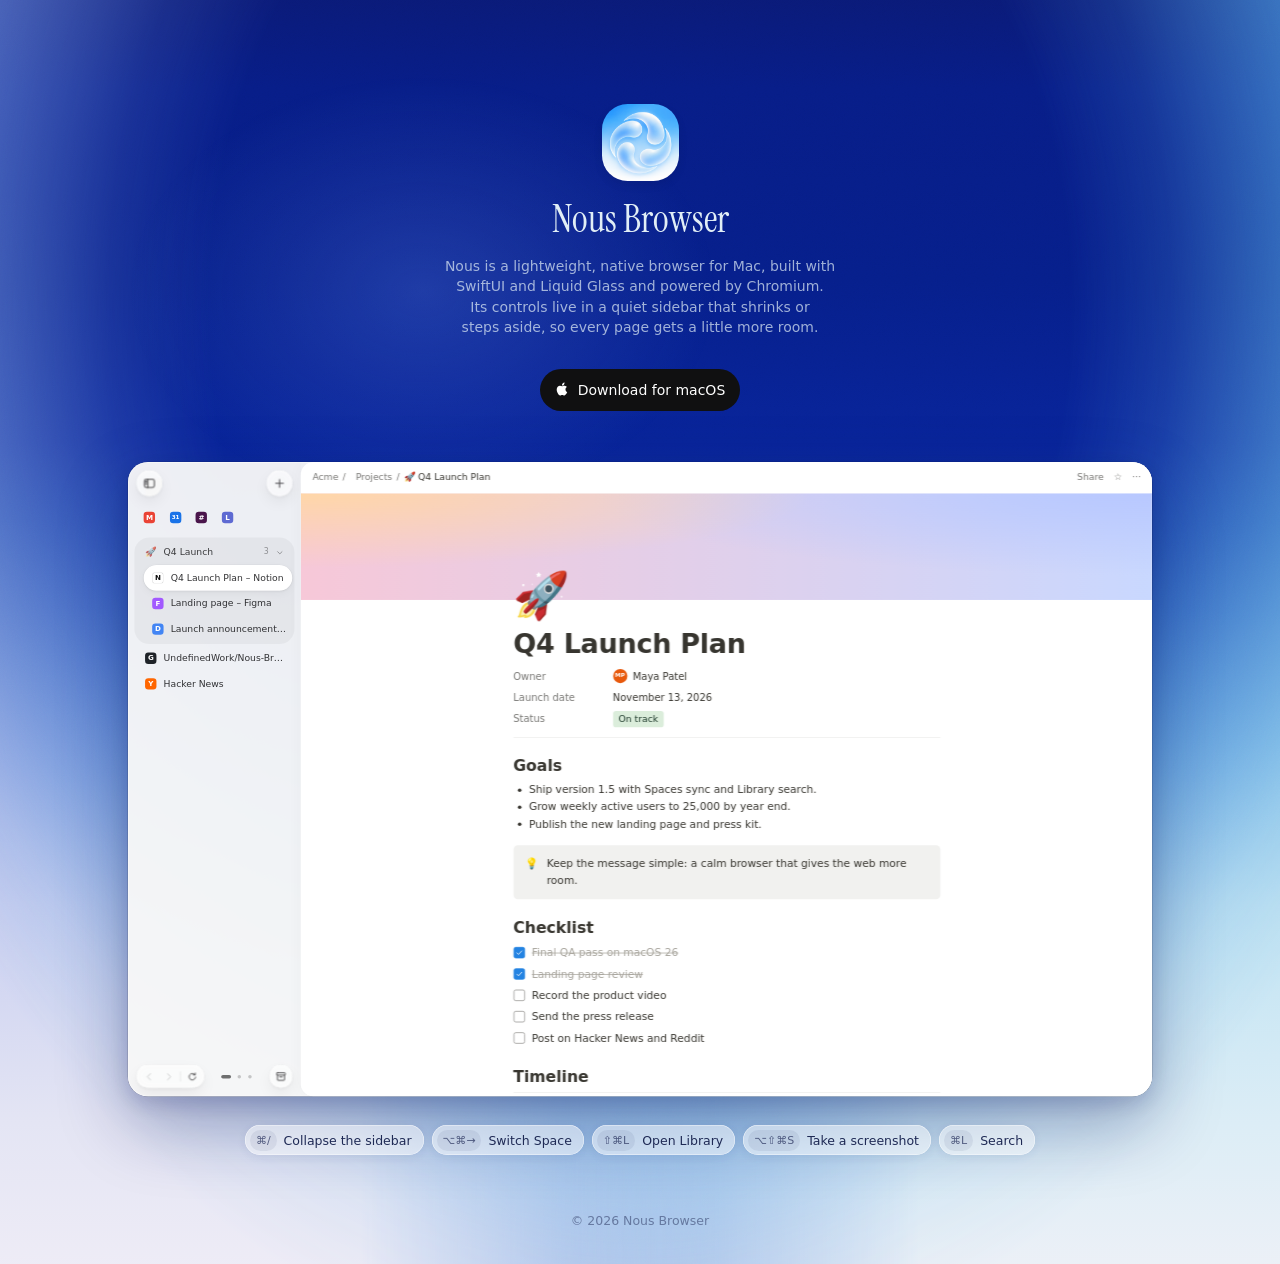
<file: OfficialSite/index.html>
<!doctype html>
<html lang="en">
<head>
  <meta charset="utf-8">
  <meta name="viewport" content="width=device-width, initial-scale=1">
  <title>Nous Browser — Give the web a little more room</title>
  <meta name="description" content="Nous is a lightweight, native Mac browser built with SwiftUI and Liquid Glass, powered by Chromium.">
  <link rel="icon" type="image/png" sizes="128x128" href="assets/favicon.png">
  <link rel="preload" href="assets/InstrumentSerif-Regular.ttf" as="font" type="font/ttf" crossorigin>
  <link rel="stylesheet" href="styles.css">
  <link rel="stylesheet" href="demo.css">
  <link rel="stylesheet" href="sites.css">
  <noscript><style>.reveal,.reveal-window{opacity:1!important;transform:none!important;filter:none!important}</style></noscript>
</head>
<body>
  <div class="site">
    <div class="backdrop" aria-hidden="true">
      <div class="bg-side bg-l"></div>
      <div class="bg-side bg-r"></div>
      <div class="bg-col"></div>
      <div class="bg-sheen"></div>
      <div class="grain"></div>
    </div>

    <main class="hero">
      <img class="app-icon reveal" style="--i:0" src="assets/app-icon.png" alt="Nous Browser icon" width="96" height="96">
      <h1 class="wordmark reveal" style="--i:1">Nous Browser</h1>
      <p class="lede reveal" style="--i:2">Nous is a lightweight, native browser for Mac, built with SwiftUI and Liquid Glass and powered by Chromium. Its controls live in a quiet sidebar that shrinks or steps aside, so every page gets a little more room.</p>

      <div class="cta reveal" style="--i:3">
        <a class="btn-dark" href="https://github.com/UndefinedWork/Nous-Browser/releases/latest">
          <svg viewBox="0 0 24 24" aria-hidden="true"><path fill="currentColor" d="M16.37 1.43c0 1.14-.49 2.27-1.18 3.08-.74.9-1.99 1.57-2.99 1.57-.12 0-.23-.02-.3-.03-.01-.06-.04-.22-.04-.39 0-1.15.57-2.27 1.21-2.98.8-.94 2.14-1.64 3.25-1.68.03.13.05.28.05.43zm4.56 15.71c-.03.07-.46 1.58-1.52 3.12-.94 1.34-1.94 2.71-3.43 2.71-1.52 0-1.9-.88-3.63-.88-1.7 0-2.3.91-3.67.91-1.38 0-2.33-1.26-3.43-2.8-1.29-1.82-2.32-4.63-2.32-7.28 0-4.28 2.8-6.55 5.55-6.55 1.45 0 2.68.95 3.6.95.87 0 2.22-1.01 3.9-1.01.61 0 2.89.06 4.37 2.19-.13.09-2.38 1.37-2.38 4.19 0 3.26 2.85 4.42 2.96 4.45z"/></svg>
          <span>Download for macOS</span>
        </a>
      </div>

      <section class="demo-wrap reveal-window" aria-label="Interactive preview of Nous Browser">
        <div class="demo-scaler" id="demo-scaler">
          <div class="win" id="win" data-mode="expanded" tabindex="-1"></div>
        </div>
      </section>

      <div class="try reveal" style="--i:6" id="try">
        <button data-run="compact"><kbd>⌘/</kbd>Collapse the sidebar</button>
        <button data-run="space"><kbd>⌥⌘→</kbd>Switch Space</button>
        <button data-run="library"><kbd>⇧⌘L</kbd>Open Library</button>
        <button data-run="screenshot"><kbd>⌥⇧⌘S</kbd>Take a screenshot</button>
        <button data-run="palette"><kbd>⌘L</kbd>Search</button>
      </div>
    </main>

    <footer class="foot reveal" style="--i:7">© 2026 Nous Browser</footer>
  </div>

  <script src="glass.js"></script>
  <script src="sites.js"></script>
  <script src="demo.js"></script>
  <script src="main.js"></script>
</body>
</html>
</file>
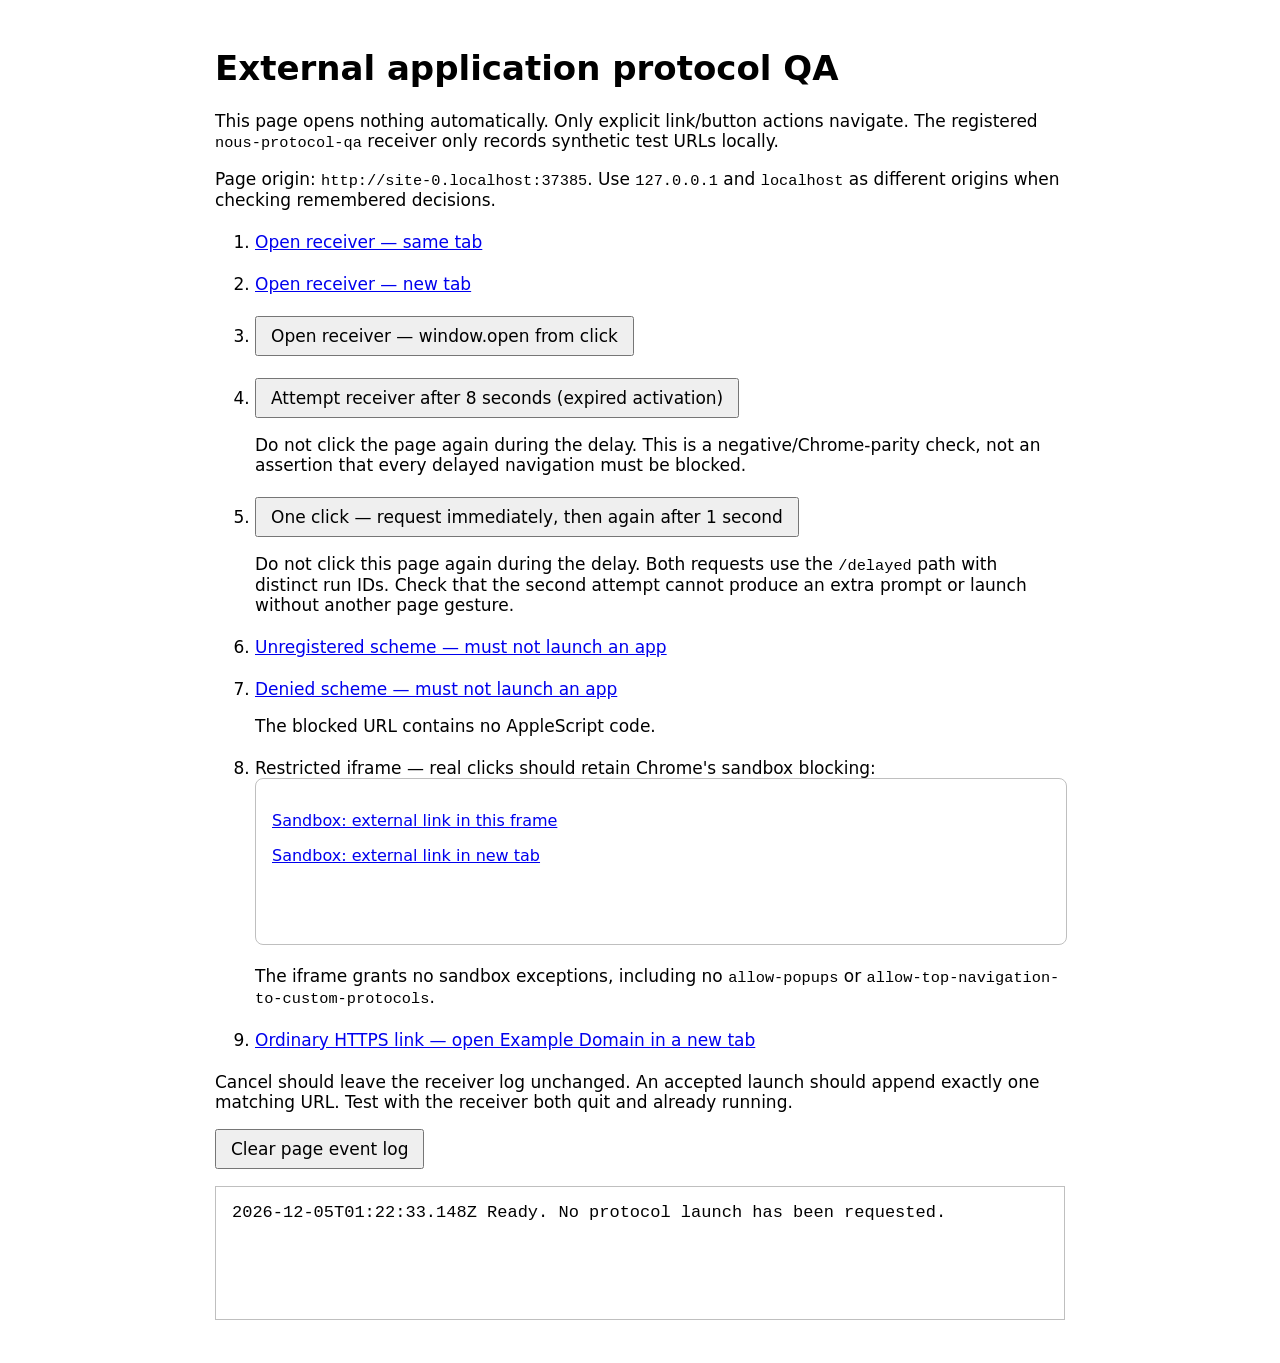
<file: Tests/Fixtures/external_protocol.html>
<!doctype html>
<meta charset="utf-8">
<meta name="viewport" content="width=device-width,initial-scale=1">
<title>Nous external protocol QA</title>
<style>
  :root { color-scheme: light dark; font: 17px system-ui; }
  body { max-width: 850px; margin: 48px auto; padding: 0 24px; }
  li { margin: 22px 0; }
  button, a { font: inherit; }
  button { padding: 8px 14px; }
  code { font-size: .9em; }
  iframe { width: 100%; height: 165px; border: 1px solid #8888; border-radius: 8px; }
  pre { min-height: 100px; white-space: pre-wrap; border: 1px solid #8888; padding: 16px; }
</style>
<h1>External application protocol QA</h1>
<p>This page opens nothing automatically. Only explicit link/button actions navigate. The registered
  <code>nous-protocol-qa</code> receiver only records synthetic test URLs locally.</p>
<p>Page origin: <code id="origin"></code>. Use <code>127.0.0.1</code> and
  <code>localhost</code> as different origins when checking remembered decisions.</p>
<ol>
  <li><a id="same" href="nous-protocol-qa://fixture/same-tab">Open receiver — same tab</a></li>
  <li><a id="blank" href="nous-protocol-qa://fixture/new-tab" target="_blank" rel="noopener">Open receiver — new tab</a></li>
  <li><button id="script">Open receiver — window.open from click</button></li>
  <li><button id="delayed">Attempt receiver after 8 seconds (expired activation)</button>
    <p>Do not click the page again during the delay. This is a negative/Chrome-parity
    check, not an assertion that every delayed navigation must be blocked.</p></li>
  <li><button id="repeated">One click — request immediately, then again after 1 second</button>
    <p>Do not click this page again during the delay. Both requests use the
    <code>/delayed</code> path with distinct run IDs. Check that the second attempt
    cannot produce an extra prompt or launch without another page gesture.</p></li>
  <li><a id="unknown" href="nous-protocol-qa-unregistered://fixture/no-handler">Unregistered scheme — must not launch an app</a></li>
  <li><a id="blocked" href="applescript://fixture/no-script">Denied scheme — must not launch an app</a>
    <p>The blocked URL contains no AppleScript code.</p></li>
  <li>Restricted iframe — real clicks should retain Chrome's sandbox blocking:
    <iframe title="Sandboxed external protocol links" sandbox="" srcdoc="
      <!doctype html><meta charset='utf-8'>
      <style>:root{color-scheme:light dark;font:16px system-ui}body{padding:8px}p{margin:16px 0}</style>
      <p><a href='nous-protocol-qa://fixture/delayed?run=101'>Sandbox: external link in this frame</a></p>
      <p><a href='nous-protocol-qa://fixture/delayed?run=102' target='_blank' rel='noopener'>Sandbox: external link in new tab</a></p>
    "></iframe>
    <p>The iframe grants no sandbox exceptions, including no
    <code>allow-popups</code> or <code>allow-top-navigation-to-custom-protocols</code>.</p></li>
  <li><a href="https://example.com/" target="_blank" rel="noopener">Ordinary HTTPS link — open Example Domain in a new tab</a></li>
</ol>
<p>Cancel should leave the receiver log unchanged. An accepted launch should append
  exactly one matching URL. Test with the receiver both quit and already running.</p>
<button id="clear">Clear page event log</button>
<pre id="events" aria-live="polite"></pre>
<script>
  const events = document.querySelector('#events');
  const log = text => { events.textContent += new Date().toISOString() + ' ' + text + '\n'; };
  const destination = kind => 'nous-protocol-qa://fixture/' + kind + '?run=' + Date.now();
  document.querySelector('#origin').textContent = location.origin;
  for (const id of ['same', 'blank']) {
    document.querySelector('#' + id).addEventListener('click', event => {
      const kind = id === 'same' ? 'same-tab' : 'new-tab';
      event.currentTarget.href = destination(kind);
      log(kind + ' trusted=' + event.isTrusted);
    });
  }
  document.querySelector('#script').onclick = event => {
    log('window-open trusted=' + event.isTrusted);
    window.open(destination('window-open'), '_blank', 'noopener');
  };
  document.querySelector('#delayed').onclick = event => {
    log('delayed request scheduled, trusted=' + event.isTrusted);
    setTimeout(() => {
      log('delayed navigation active=' + navigator.userActivation.isActive);
      location.href = destination('delayed');
    }, 8000);
  };
  document.querySelector('#repeated').onclick = event => {
    const run = Date.now();
    log('repeat pair immediate trusted=' + event.isTrusted + ' run=' + run);
    setTimeout(() => {
      log('repeat pair second active=' + navigator.userActivation.isActive + ' run=' + (run + 1));
      location.href = 'nous-protocol-qa://fixture/delayed?run=' + (run + 1);
    }, 1000);
    location.href = 'nous-protocol-qa://fixture/delayed?run=' + run;
  };
  for (const id of ['unknown', 'blocked']) {
    document.querySelector('#' + id).addEventListener('click', event => log(id + ' trusted=' + event.isTrusted));
  }
  document.querySelector('#clear').onclick = () => { events.textContent = ''; };
  log('Ready. No protocol launch has been requested.');
</script>
</file>
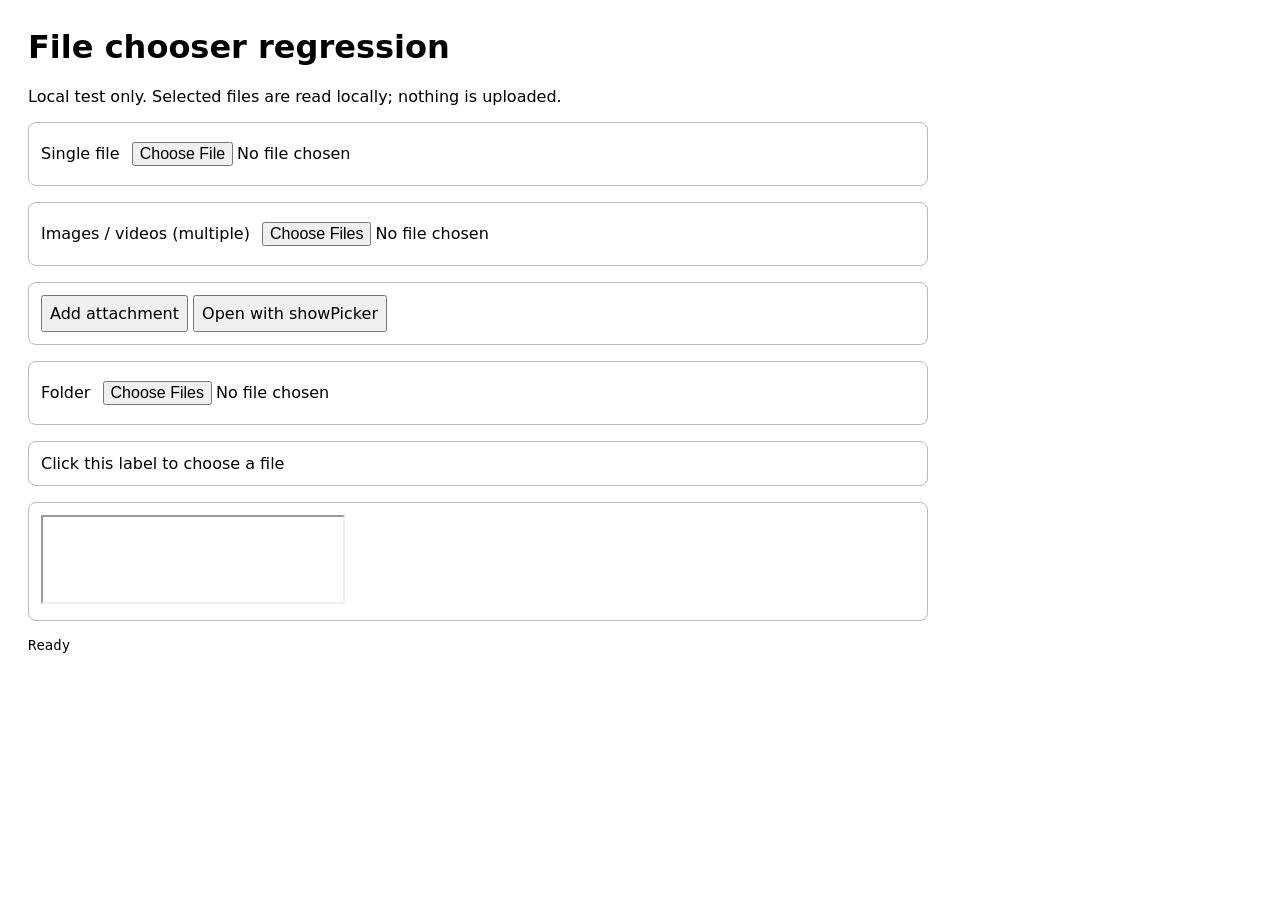
<file: Tests/Fixtures/file_chooser.html>
<!doctype html>
<meta charset="utf-8">
<title>Nous file chooser regression</title>
<style>
  body { font: 16px system-ui; margin: 28px; max-width: 900px; }
  section { margin: 16px 0; padding: 12px; border: 1px solid #bbb; border-radius: 8px; }
  button, input { font: inherit; padding: 7px; }
  pre { white-space: pre-wrap; overflow-wrap: anywhere; font-size: 14px; }
</style>
<h1>File chooser regression</h1>
<p>Local test only. Selected files are read locally; nothing is uploaded.</p>
<section>Single file <input id="single" type="file" aria-label="Single file"></section>
<section>Images / videos (multiple)
  <input id="media" type="file" multiple accept="image/*,video/*" aria-label="Multiple media">
</section>
<section><button onclick="document.querySelector('#attachment').click()">Add attachment</button>
  <input id="attachment" type="file" hidden multiple>
  <button onclick="document.querySelector('#picker').showPicker()">Open with showPicker</button>
  <input id="picker" type="file" hidden accept=".txt">
</section>
<section>Folder <input id="folder" type="file" webkitdirectory multiple aria-label="Choose folder"></section>
<section><label for="labelFile">Click this label to choose a file</label>
  <input id="labelFile" type="file" hidden>
</section>
<section id="frameSection"><iframe id="child" title="Cross-origin file chooser" height="85"></iframe></section>
<pre id="results" role="log" aria-live="polite">Ready</pre>
<script>
  const report = text => { document.querySelector('#results').textContent += '\n' + text; };
  for (const input of document.querySelectorAll('input')) {
    input.addEventListener('click', e => report(`${input.id}: click trusted=${e.isTrusted}`));
    input.addEventListener('cancel', () => report(`${input.id}: cancel; retained=${input.files.length}`));
    input.addEventListener('change', async () => {
      report(`${input.id}: change; count=${input.files.length}`);
      for (const file of input.files) {
        const bytes = await file.arrayBuffer();
        report(`${input.id}: ${file.webkitRelativePath || file.name} | ${file.type || '(no MIME)'} | size=${file.size} read=${bytes.byteLength}`);
      }
    });
  }
  if (location.search === '?frame') {
    document.querySelector('#frameSection').remove();
    document.querySelector('h1').remove();
    document.querySelector('p').remove();
    for (const s of document.querySelectorAll('section')) if (!s.contains(document.querySelector('#single'))) s.remove();
  } else {
    const other = new URL(location.href);
    other.hostname = location.hostname === 'localhost' ? '127.0.0.1' : 'localhost';
    other.search = '?frame';
    document.querySelector('#child').src = other;
  }
</script>
</file>
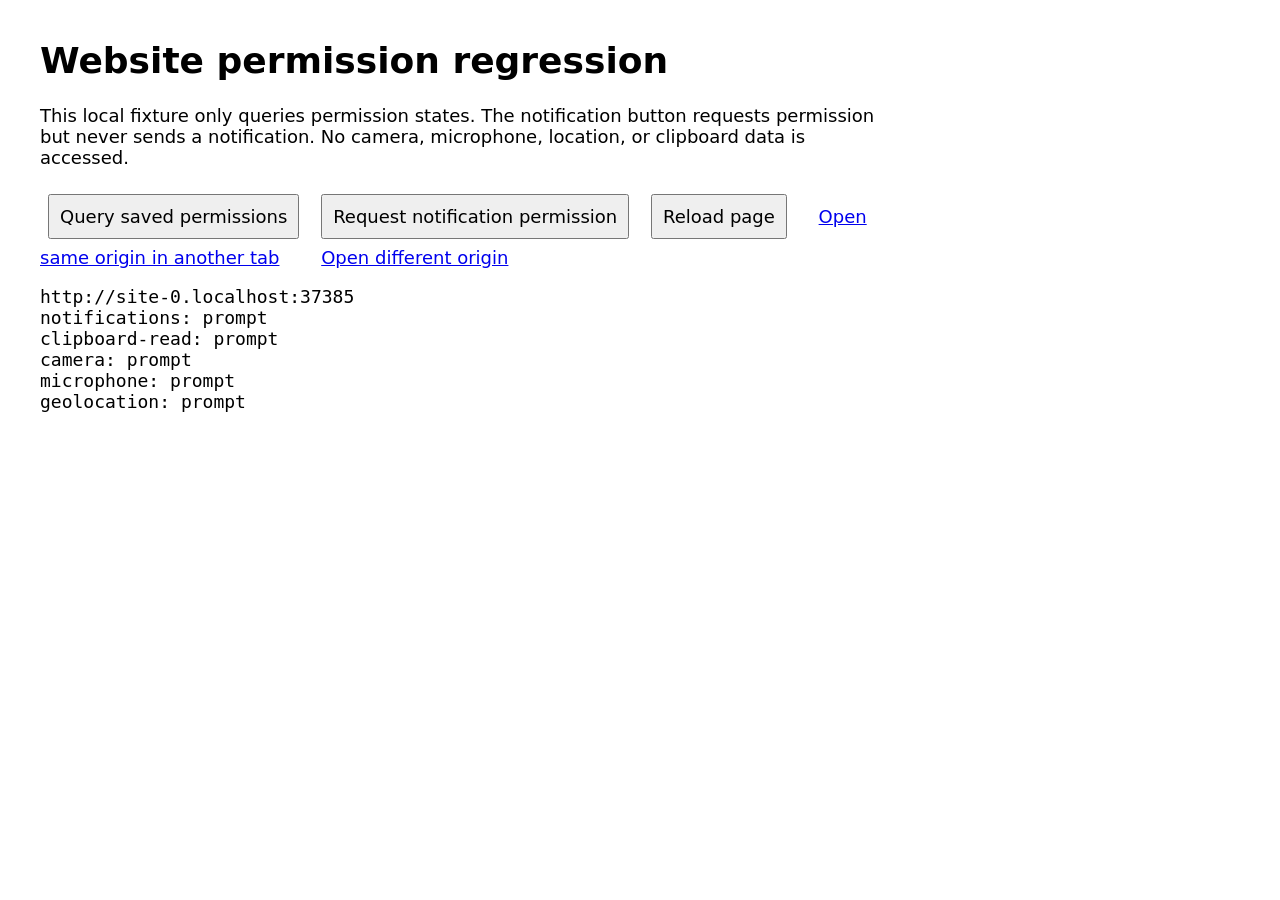
<file: Tests/Fixtures/permissions.html>
<!doctype html>
<meta charset="utf-8">
<title>Nous permission regression</title>
<style>body{font:18px system-ui;margin:40px;max-width:850px}button,a{font:inherit;margin:8px;padding:10px}pre{white-space:pre-wrap}</style>
<h1>Website permission regression</h1>
<p>This local fixture only queries permission states. The notification button requests permission but never sends a notification. No camera, microphone, location, or clipboard data is accessed.</p>
<button id="query">Query saved permissions</button>
<button id="request">Request notification permission</button>
<button onclick="location.reload()">Reload page</button>
<a href="permissions.html" target="_blank">Open same origin in another tab</a>
<a href="http://localhost:18881/permissions.html" target="_blank">Open different origin</a>
<pre id="state"></pre>
<pre id="events"></pre>
<script>
const names = ['notifications', 'clipboard-read', 'camera', 'microphone', 'geolocation'];
const log = text => document.querySelector('#events').textContent += text + '\n';
async function query() {
  const lines = await Promise.all(names.map(async name => {
    try { return name + ': ' + (await navigator.permissions.query({name})).state; }
    catch (error) { return name + ': ' + error.name; }
  }));
  document.querySelector('#state').textContent = location.origin + '\n' + lines.join('\n');
}
document.querySelector('#query').onclick = query;
document.querySelector('#request').onclick = async () => {
  log('request started');
  log('request resolved: ' + await Notification.requestPermission());
  await query();
};
query();
</script>
</file>
<file: OfficialSite/styles.css>
@font-face {
  font-family: "Instrument Serif";
  src: url("assets/InstrumentSerif-Regular.ttf") format("truetype");
  font-display: swap;
}

:root {
  --sys: -apple-system, BlinkMacSystemFont, "SF Pro Text", "Inter", "Segoe UI", system-ui, sans-serif;
  --serif: "Instrument Serif", "Iowan Old Style", Georgia, serif;
  --ease-out: cubic-bezier(.16, 1, .3, 1);
  /* One design pixel from the Figma frame. Full size from a 1600 px wide viewport, scaled down below that. */
  --u: min(1px, calc(100vw / 1600));
}

* { box-sizing: border-box; }
html {
  -webkit-text-size-adjust: 100%;
  /* Anything outside .site (overscroll, a host browser's page margin) shows the same soft edge colours, never a dark band. */
  background: linear-gradient(180deg, #6d8ad9 0%, #8ea9e4 45%, #c9cff0 70%, #f1eef7 100%) #f1eef7;
}
body {
  margin: 0;
  font-family: var(--sys);
  color: #fff;
  background: transparent;
  -webkit-font-smoothing: antialiased;
  overflow-x: hidden;
}
a { color: inherit; }
button { font: inherit; color: inherit; }

.site { position: relative; min-height: 100vh; overflow: hidden; isolation: isolate; }

/* ------------------------------------------------------------------ */
/* Background                                                          */
/* Colours sampled from the Figma frame: a saturated blue column down  */
/* the middle, periwinkle on the left, sky blue on the right, all      */
/* fading to a pale blue-white floor. One continuous field, no rims.   */
/* ------------------------------------------------------------------ */

.backdrop { position: absolute; inset: 0; z-index: -1; overflow: hidden; background: #8fb0e6; }
.backdrop > div { position: absolute; will-change: transform; }

.bg-side { top: -4%; bottom: -4%; width: 62%; }
.bg-l {
  left: -6%;
  background: linear-gradient(180deg, #6a87d8 0%, #6b8bd9 18%, #7f9fdf 42%, #a9b9ea 58%, #c9cff0 70%, #e4e5f4 86%, #f1eef7 100%);
  -webkit-mask-image: linear-gradient(90deg, #000 55%, transparent 100%); mask-image: linear-gradient(90deg, #000 55%, transparent 100%);
  animation: side-l 26s ease-in-out infinite alternate;
}
.bg-r {
  right: -6%;
  background: linear-gradient(180deg, #52a0e3 0%, #57a8e5 20%, #6cb9ea 42%, #95d1f0 58%, #bfe3f3 70%, #dcedf6 86%, #f1f1f7 100%);
  -webkit-mask-image: linear-gradient(270deg, #000 55%, transparent 100%); mask-image: linear-gradient(270deg, #000 55%, transparent 100%);
  animation: side-r 30s ease-in-out infinite alternate;
}
.bg-col {
  left: -10%; right: -10%; top: -6%; bottom: -2%;
  background: linear-gradient(180deg, #0a145e 0%, #0a1a78 5%, #071d88 12%, #061f8c 26%, #08249a 38%, #1745b2 50%, #2f6fcb 62%, #5ca5e2 76%, #84bfe9 88%, #a8d3ee 100%);
  -webkit-mask-image: radial-gradient(54% 78% at 50% 28%, #000 0%, #000 52%, rgba(0,0,0,.82) 64%, rgba(0,0,0,.45) 78%, rgba(0,0,0,.14) 90%, transparent 100%);
  mask-image: radial-gradient(54% 78% at 50% 28%, #000 0%, #000 52%, rgba(0,0,0,.82) 64%, rgba(0,0,0,.45) 78%, rgba(0,0,0,.14) 90%, transparent 100%);
  animation: col 34s ease-in-out infinite alternate;
  translate: calc(var(--mx, 0) * -14px) calc(var(--my, 0) * -8px);
}
/* A faint band of light that drifts across the blue, very slowly. */
.bg-sheen {
  left: 10%; top: 6%; width: 46%; height: 34%;
  background: radial-gradient(closest-side, rgba(120, 160, 255, .22), rgba(120, 160, 255, .1) 50%, rgba(120, 160, 255, 0));
  animation: sheen 24s ease-in-out infinite alternate;
}

@keyframes side-l { from { transform: translate3d(0, 0, 0); } to { transform: translate3d(2.5%, -2%, 0); } }
@keyframes side-r { from { transform: translate3d(0, -1%, 0); } to { transform: translate3d(-2.5%, 1.5%, 0); } }
@keyframes col    { from { transform: scale(1, 1); } to { transform: scale(1.05, 1.03); } }
@keyframes sheen  { from { transform: translate3d(0, 0, 0); } to { transform: translate3d(70%, 10%, 0); } }

.grain {
  inset: 0; pointer-events: none; opacity: .045; mix-blend-mode: overlay;
  background-image: url("data:image/svg+xml;utf8,<svg xmlns='http://www.w3.org/2000/svg' width='160' height='160'><filter id='n'><feTurbulence type='fractalNoise' baseFrequency='.9' numOctaves='2' stitchTiles='stitch'/></filter><rect width='100%' height='100%' filter='url(%23n)'/></svg>");
}

/* ------------------------------------------------------------------ */
/* Hero — measurements from Pico 446:4221                              */
/* ------------------------------------------------------------------ */

.hero {
  display: flex; flex-direction: column; align-items: center;
  padding: max(72px, calc(130 * var(--u))) 20px 0;
  text-align: center;
}
.app-icon {
  width: max(64px, calc(96 * var(--u))); height: max(64px, calc(96 * var(--u)));
  border-radius: 33.3%;
  box-shadow: 0 4px 10px rgba(0, 0, 0, .08);
}
.wordmark {
  margin: max(18px, calc(24 * var(--u))) 0 0;
  font-family: var(--serif); font-weight: 400;
  font-size: max(36px, calc(48 * var(--u))); line-height: 1;
  color: #e1eef6;
}
.lede {
  margin: max(14px, calc(22 * var(--u))) 0 0; max-width: max(320px, calc(600 * var(--u)));
  font-size: max(14px, calc(15.5 * var(--u))); line-height: 1.45;
  color: rgba(225, 238, 246, .7);
  text-wrap: balance;
}
.cta { margin-top: max(28px, calc(40 * var(--u))); }
.btn-dark {
  display: inline-flex; align-items: center; justify-content: center; gap: 9px;
  width: max(200px, calc(234 * var(--u))); height: max(42px, calc(49 * var(--u)));
  border-radius: 40px; background: #101011; color: #fefefe;
  font-size: max(14px, calc(16 * var(--u))); font-weight: 500; text-decoration: none;
  transition: transform .35s var(--ease-out), box-shadow .35s var(--ease-out), background .2s;
}
.btn-dark svg { width: 1em; height: 1em; margin-top: -.15em; }
.btn-dark:hover { background: #000; transform: translateY(-1px); box-shadow: 0 10px 30px rgba(3, 8, 60, .35); }
.btn-dark:active { transform: none; }
.btn-dark:focus-visible { outline: 2px solid #9cc4ff; outline-offset: 3px; }

/* Demo frame: 1280 × 793 in the design */
.demo-wrap { width: min(calc(1280 * var(--u)), 100%); margin-top: max(44px, calc(64 * var(--u))); }
.demo-scaler { position: relative; width: 100%; height: 793px; }

/* Try-it chips */
.try {
  display: flex; flex-wrap: wrap; justify-content: center; align-items: center; gap: 8px;
  margin-top: max(24px, calc(36 * var(--u))); max-width: 980px; color: #1f2a55;
}
.try button {
  display: inline-flex; align-items: center; gap: 7px;
  height: 30px; padding: 0 12px 0 5px; border-radius: 16px; cursor: pointer;
  border: 0; background: rgba(255,255,255,.5); color: #1f2a55; font-size: 12.5px; font-weight: 500;
  box-shadow: inset 0 0 0 .5px rgba(255,255,255,.8), 0 2px 10px rgba(20, 40, 120, .07);
  backdrop-filter: blur(16px) saturate(1.6); -webkit-backdrop-filter: blur(16px) saturate(1.6);
  transition: background .2s, transform .3s var(--ease-out);
}
.try button:hover { background: rgba(255,255,255,.8); transform: translateY(-1px); }
.try kbd { font: 500 11px/1 var(--sys); padding: 5px 6px; border-radius: 11px; background: rgba(20, 30, 90, .07); color: rgba(31, 42, 85, .7); }

.foot { padding: max(40px, calc(72 * var(--u))) 24px 36px; text-align: center; font-size: 12.5px; color: rgba(31, 42, 85, .5); }

/* ------------------------------------------------------------------ */
/* Entrance                                                            */
/* ------------------------------------------------------------------ */

.backdrop { animation: bg-in 1.8s var(--ease-out) both; }
@keyframes bg-in { from { opacity: 0; } to { opacity: 1; } }

.reveal { opacity: 0; transform: translateY(16px); filter: blur(8px); }
.is-ready .reveal {
  animation: rise 1.2s var(--ease-out) both;
  animation-delay: calc(var(--i, 0) * 120ms + 180ms);
}
@keyframes rise {
  from { opacity: 0; transform: translateY(16px); filter: blur(8px); }
  to   { opacity: 1; transform: none; filter: blur(0); }
}
.app-icon.reveal { transform: translateY(12px) scale(.88); }
.is-ready .app-icon.reveal { animation-name: icon-rise; animation-duration: 1.4s; }
@keyframes icon-rise {
  from { opacity: 0; transform: translateY(12px) scale(.88); filter: blur(10px); }
  to   { opacity: 1; transform: none; filter: blur(0); }
}

.reveal-window { opacity: 0; transform: perspective(2200px) translateY(80px) rotateX(9deg) scale(.96); transform-origin: 50% 0; }
.is-ready .reveal-window { animation: window-rise 1.6s var(--ease-out) .7s both; }
@keyframes window-rise {
  from { opacity: 0; transform: perspective(2200px) translateY(80px) rotateX(9deg) scale(.96); }
  to   { opacity: 1; transform: perspective(2200px); }
}

@media (max-width: 720px) {
  .app-icon { width: 72px; height: 72px; }
  .wordmark { font-size: 40px; }
  .lede { font-size: 15px; max-width: 34ch; }
  .try { gap: 6px; max-width: 340px; }
  .try kbd { display: none; }
  .try button { height: 28px; padding: 0 11px; font-size: 12px; border-radius: 14px; }
}

@media (prefers-reduced-motion: reduce) {
  .backdrop, .backdrop > div { animation: none !important; }
  .bg-col { translate: none; }
  .is-ready .reveal, .is-ready .reveal-window, .is-ready .app-icon.reveal {
    animation: fade .6s ease both !important; transform: none; filter: none;
  }
  @keyframes fade { from { opacity: 0; } to { opacity: 1; } }
}
</file>
<file: OfficialSite/demo.css>
/* ------------------------------------------------------------------ */
/* Nous demo window — metrics from Sources/NousBrowser (BrowserDesign, */
/* SidebarMetrics) and Pico 373:417 / 391:485. 1 unit = 1 pt.          */
/* ------------------------------------------------------------------ */

.win {
  --spring: cubic-bezier(.2, .9, .25, 1);
  --sbw: 243px;
  --accent: #2f7bf6;
  --ink: #1d1d1f;
  position: absolute; left: 0; top: 0; width: 1440px; height: 892px;
  transform-origin: 0 0;
  border-radius: 28px; overflow: hidden; isolation: isolate;
  background: rgba(247, 247, 247, .96);
  backdrop-filter: blur(40px) saturate(1.2); -webkit-backdrop-filter: blur(40px) saturate(1.6);
  box-shadow: 0 0 0 .5px rgba(0, 0, 0, .32), inset 0 0 0 1px rgba(255, 255, 255, .55), 0 40px 100px rgba(6, 18, 90, .32), 0 10px 30px rgba(6, 18, 90, .16);
  font: 13px/1.3 var(--sys); color: var(--ink); text-align: left;
  user-select: none; -webkit-user-select: none; outline: none;
  cursor: default;
}
.win[data-mode="compact"] { --sbw: 60px; }
.win[data-mode="hidden"] { --sbw: 0px; }
.win svg { flex: none; }
:where(.win) button { border: 0; background: none; padding: 0; cursor: default; color: inherit; font: inherit; }
.ic { width: 16px; height: 16px; fill: none; stroke: currentColor; stroke-width: 1.4; stroke-linecap: round; stroke-linejoin: round; }

/* Liquid glass surface (tint + rim highlight; refraction comes from glass.js) */
.glass {
  background: rgba(255, 255, 255, .5);
  box-shadow:
    inset 0 0 0 .5px rgba(255, 255, 255, .9),
    inset 0 1px 0 rgba(255, 255, 255, .95),
    inset 0 -.5px 0 rgba(0, 0, 0, .05),
    inset 0 0 12px rgba(255, 255, 255, .45),
    0 0 0 .5px rgba(0, 0, 0, .05),
    0 2px 6px rgba(0, 0, 0, .05),
    0 8px 22px rgba(0, 0, 0, .07);
  backdrop-filter: blur(14px) saturate(1.8); -webkit-backdrop-filter: blur(14px) saturate(1.8);
}

/* Sidebar */
.sb { position: absolute; left: 0; top: 0; bottom: 0; width: var(--sbw); transition: width .42s var(--spring), opacity .3s; overflow: hidden; }
.win[data-mode="hidden"] .sb { opacity: 0; pointer-events: none; }
.sb-top { position: absolute; left: 12px; right: 12px; top: 12px; display: flex; justify-content: space-between; z-index: 3; }
.gbtn { display: grid; place-items: center; width: 36px; height: 36px; border-radius: 18px; color: rgba(29, 29, 31, .78); transition: transform .3s var(--spring), background .2s; }
.gbtn:hover { background: rgba(255, 255, 255, .78); }
.gbtn:active { transform: scale(.94); }
.gbtn .ic { width: 18px; height: 18px; stroke-width: 1.35; }
.win[data-mode="compact"] .sb-top { flex-direction: column; gap: 12px; }

.sb-body { position: absolute; left: 0; right: 0; top: 60px; bottom: 56px; }
.win[data-mode="compact"] .sb-body { top: 108px; bottom: 150px; }
.sb-pane { position: absolute; inset: 0; overflow-y: auto; overflow-x: hidden; padding: 0 12px 16px; scrollbar-width: none; }
.sb-pane::-webkit-scrollbar { display: none; }

/* Pins: bare favicons in a row; white when selected */
.pins { display: grid; grid-template-columns: repeat(auto-fill, minmax(36px, 1fr)); gap: 0; margin: 0 0 8px; border-radius: 18px; transition: background .2s, box-shadow .2s; }
.win[data-mode="compact"] .pins { grid-template-columns: 1fr; gap: 2px; }
.pins:empty { display: none; }
.win.is-dragging .pins:empty { display: block; height: 36px; box-shadow: inset 0 0 0 1px rgba(0,0,0,.12); }
.win.is-dragging .pins:empty::after { content: "Drop here to pin"; display: grid; place-items: center; height: 100%; color: rgba(0,0,0,.4); font-size: 12px; }
.pins.drop { background: rgba(47,123,246,.1); box-shadow: inset 0 0 0 1px rgba(47,123,246,.45); }
.tile { position: relative; display: grid; place-items: center; height: 36px; border-radius: 18px; transition: background .15s, box-shadow .15s, opacity .2s; }
.tile:hover { background: rgba(0, 0, 0, .04); }
.tile.sel { background: #fff; box-shadow: 0 0 0 .5px rgba(0,0,0,.05), 0 1px 3px rgba(0,0,0,.07), 0 4px 12px rgba(0,0,0,.04); }
.tile.unloaded .fav { opacity: .4; filter: grayscale(.6); }

/* Rows — 36 pt capsules */
.list { position: relative; display: flex; flex-direction: column; }
.row { position: relative; display: flex; align-items: center; gap: 10px; height: 36px; padding: 0 6px 0 12px; border-radius: 18px; white-space: nowrap; transition: background .15s, box-shadow .15s, opacity .2s; }
.row:hover { background: rgba(0, 0, 0, .035); }
.row.sel { background: #fff; box-shadow: 0 0 0 .5px rgba(0,0,0,.05), 0 1px 3px rgba(0,0,0,.07), 0 4px 12px rgba(0,0,0,.04); }
.row .lbl { flex: 1; min-width: 0; overflow: hidden; text-overflow: ellipsis; color: rgba(29,29,31,.9); }
.row .ra { display: none; align-items: center; gap: 2px; }
.row:hover .ra { display: flex; }
.row .ra button { display: grid; place-items: center; width: 24px; height: 24px; border-radius: 12px; color: rgba(29,29,31,.72); }
.row .ra button:hover { background: rgba(0,0,0,.06); }
.row .ra .x { background: rgba(0,0,0,.045); }
.row .ra .ic { width: 13px; height: 13px; stroke-width: 1.6; }
.row.leaving { animation: row-out .2s ease forwards; }
@keyframes row-out { to { opacity: 0; transform: scale(.96); } }
.win[data-mode="compact"] .row { justify-content: center; padding: 0; }
.win[data-mode="compact"] .row .lbl, .win[data-mode="compact"] .row .ra { display: none; }

/* Groups — rounded container, 3 pt inset */
.group { position: relative; border-radius: 21px; margin: 2px -3px; padding: 3px; transition: background .2s, box-shadow .2s; }
.group.contained { background: rgba(0, 0, 0, .045); }
.group.drop { background: rgba(47,123,246,.12); box-shadow: inset 0 0 0 1px rgba(47,123,246,.45); }
.ghead { display: flex; align-items: center; gap: 10px; height: 36px; padding: 0 12px; border-radius: 18px; transition: background .15s; }
.ghead:hover { background: rgba(0,0,0,.04); }
.gicon { display: grid; place-items: center; width: 16px; height: 16px; font-size: 13px; color: rgba(29,29,31,.7); }
.gname { flex: 1; min-width: 0; overflow: hidden; text-overflow: ellipsis; white-space: nowrap; font-weight: 500; color: rgba(29,29,31,.85); }
.gname input { width: 100%; font: inherit; border: 0; outline: 0; padding: 3px 6px; margin-left: -6px; border-radius: 8px; background: #fff; box-shadow: 0 0 0 2px rgba(47,123,246,.5); }
.gcount { font-size: 11px; color: rgba(0,0,0,.38); font-variant-numeric: tabular-nums; }
.chev { display: grid; place-items: center; color: rgba(0,0,0,.4); transform: rotate(-90deg); transition: transform .3s var(--spring); }
.chev .ic { width: 11px; height: 11px; stroke-width: 1.8; }
.group.open .chev { transform: none; }
.gbody { padding-left: 10px; display: flex; flex-direction: column; }
.gempty { height: 30px; display: grid; place-items: center; font-size: 12px; color: rgba(0,0,0,.35); }
.win[data-mode="compact"] .ghead { justify-content: center; padding: 0; }
.win[data-mode="compact"] .ghead .gname, .win[data-mode="compact"] .ghead .gcount, .win[data-mode="compact"] .ghead .chev { display: none; }
.win[data-mode="compact"] .gbody { padding-left: 0; }
.win[data-mode="compact"] .gempty { display: none; }

/* Drag */
.drag-src { opacity: .3; }
.ghost { position: absolute; left: 0; top: 0; z-index: 60; pointer-events: none; display: flex; align-items: center; gap: 10px; height: 36px; padding: 0 16px 0 12px; border-radius: 18px; background: rgba(255,255,255,.97); box-shadow: 0 12px 30px rgba(0,0,0,.16), 0 0 0 .5px rgba(0,0,0,.06); max-width: 240px; white-space: nowrap; overflow: hidden; text-overflow: ellipsis; }
.drop-line { position: absolute; height: 2px; border-radius: 1px; background: var(--accent); pointer-events: none; z-index: 5; transition: top .12s var(--spring), left .12s, width .12s; }
.win.is-dragging, .win.is-dragging * { cursor: grabbing !important; }

/* Sidebar bottom: glass nav capsule, Space dots, Library */
.sb-bottom { position: absolute; left: 12px; right: 12px; bottom: 12px; display: flex; align-items: center; gap: 8px; height: 32px; }
.navpill { display: flex; align-items: center; height: 32px; padding: 0 3px; border-radius: 16px; }
.navpill button { display: grid; place-items: center; width: 28px; height: 28px; border-radius: 14px; color: rgba(29,29,31,.78); }
.navpill button:hover { background: rgba(0,0,0,.05); }
.navpill button:disabled { opacity: .3; pointer-events: none; }
.navpill .sep { width: 1px; height: 14px; background: rgba(0,0,0,.1); margin: 0 2px; }
.navpill .ic { width: 15px; height: 15px; }
.dots { flex: 1; display: flex; justify-content: center; align-items: center; gap: 1px; }
.dots button { display: grid; place-items: center; width: 14px; height: 20px; }
.dots i { display: block; width: 5px; height: 5px; border-radius: 3px; background: rgba(0,0,0,.2); transition: width .35s var(--spring), height .35s var(--spring), background .2s; }
.dots button.on { width: 20px; }
.dots button.on i { width: 14px; background: rgba(0,0,0,.55); }
.lib { position: relative; width: 32px; height: 32px; border-radius: 16px; }
.lib .ic { width: 16px; height: 16px; }
.lib .badge { position: absolute; right: 4px; top: 4px; width: 7px; height: 7px; border-radius: 50%; background: var(--accent); box-shadow: 0 0 0 1.5px #fff; transform: scale(0); transition: transform .3s var(--spring); }
.lib.has-badge .badge { transform: scale(1); }
.win[data-mode="compact"] .sb-bottom { flex-direction: column-reverse; height: auto; gap: 10px; align-items: center; }
.win[data-mode="compact"] .navpill { flex-direction: column; height: auto; width: 32px; padding: 3px 0; }
.win[data-mode="compact"] .navpill .sep { width: 14px; height: 1px; margin: 2px 0; }
.win[data-mode="compact"] .dots { flex-direction: column; }
.win[data-mode="compact"] .dots button { width: 20px; height: 12px; }
.win[data-mode="compact"] .dots button.on { height: 18px; }
.win[data-mode="compact"] .dots button.on i { width: 5px; height: 14px; }

/* Floating sidebar button when the sidebar is hidden */
.peek { position: absolute; left: 12px; top: 12px; z-index: 20; opacity: 0; transform: translateX(-8px); pointer-events: none; transition: opacity .3s, transform .4s var(--spring); }
.win[data-mode="hidden"] .peek { opacity: 1; transform: none; pointer-events: auto; transition-delay: .15s; }

/* Space HUD */
.space-hud { position: absolute; left: 50%; top: 50%; z-index: 4; transform: translate(-50%, -50%) scale(.92); display: flex; align-items: center; gap: 8px; padding: 10px 18px; border-radius: 20px; font-weight: 600; font-size: 14px; opacity: 0; pointer-events: none; white-space: nowrap; background: rgba(255,255,255,.7); box-shadow: inset 0 0 0 .5px rgba(255,255,255,.9), 0 10px 30px rgba(0,0,0,.12); backdrop-filter: blur(20px) saturate(1.8); -webkit-backdrop-filter: blur(20px) saturate(1.8); }
.space-hud.show { animation: hud 1.1s var(--spring) forwards; }
@keyframes hud { 0% { opacity: 0; transform: translate(-50%, -50%) scale(.92); } 18% { opacity: 1; transform: translate(-50%, -50%) scale(1); } 75% { opacity: 1; } 100% { opacity: 0; transform: translate(-50%, -50%) scale(.98); } }

/* Favicons */
.fav { display: inline-grid; place-items: center; flex: none; border-radius: 4.5px; overflow: hidden; }
.fav > svg { width: 100%; height: 100%; }
.fav-g { background: var(--c); color: #fff; font-weight: 700; line-height: 1; letter-spacing: -.03em; font-family: var(--sys); }
.fav-g.light { background: #fff; color: #111; box-shadow: inset 0 0 0 .75px rgba(0,0,0,.18); }
.fav-g.serif { font-family: Georgia, serif; font-weight: 400; }
.fav-sym { color: rgba(29,29,31,.75); }
.fav-sym svg { fill: none; stroke: currentColor; stroke-width: 1.4; stroke-linecap: round; stroke-linejoin: round; }
.fav-img { border-radius: 50%; }
.fav-img img { width: 100%; height: 100%; display: block; }

/* Page: white card; rounded on the sidebar side, flush with the window elsewhere */
.page { position: absolute; top: 0; right: 0; bottom: 0; left: var(--sbw); border-radius: 18px 0 0 18px; overflow: hidden; background: #fff; box-shadow: -.5px 0 0 rgba(0,0,0,.06), -6px 0 18px rgba(0,0,0,.025); transition: left .42s var(--spring), border-radius .3s; }
.win[data-mode="hidden"] .page { left: 0; border-radius: 0; }
.page-stack { position: absolute; inset: 0; }
.page-view { position: absolute; inset: 0; overflow: hidden; background: #fff; user-select: text; -webkit-user-select: text; }
.page-view.in { animation: page-in .22s ease both; }
@keyframes page-in { from { opacity: 0; } to { opacity: 1; } }
.loadbar { position: absolute; left: 0; top: 0; height: 2.5px; width: 0; z-index: 8; background: linear-gradient(90deg, #5aa2ff, var(--accent)); border-radius: 0 2px 2px 0; opacity: 0; pointer-events: none; }
.loadbar.go { animation: load .7s cubic-bezier(.3, .7, .3, 1) forwards; }
@keyframes load { 0% { width: 0; opacity: 1; } 70% { width: 82%; opacity: 1; } 100% { width: 100%; opacity: 0; } }

/* Overlays */
.ov { position: absolute; inset: 0; z-index: 30; pointer-events: none; }
.ov > * { pointer-events: auto; }

.tip { position: absolute; z-index: 70; display: flex; align-items: center; height: 36px; padding: 0 16px; border-radius: 18px; background: rgba(255,255,255,.72); box-shadow: inset 0 0 0 .5px rgba(255,255,255,.9), 0 0 0 .5px rgba(0,0,0,.05), 0 6px 20px rgba(0,0,0,.1); font-size: 13px; white-space: nowrap; pointer-events: none; opacity: 0; transform: scale(.96); transform-origin: left center; transition: opacity .15s, transform .2s var(--spring); max-width: 360px; overflow: hidden; text-overflow: ellipsis; }
.tip.show { opacity: 1; transform: none; }
.tip kbd { font: 500 12px var(--sys); color: rgba(0,0,0,.42); margin-left: 10px; }

.menu { position: absolute; z-index: 80; min-width: 220px; padding: 6px; border-radius: 16px; background: rgba(248,248,248,.72); box-shadow: inset 0 0 0 .5px rgba(255,255,255,.9), 0 0 0 .5px rgba(0,0,0,.1), 0 14px 40px rgba(0,0,0,.16); font-size: 13px; animation: menu-in .14s ease-out both; transform-origin: top left; }
@keyframes menu-in { from { opacity: 0; transform: scale(.97); } }
.menu .mi { display: flex; align-items: center; gap: 10px; width: 100%; height: 26px; padding: 0 10px; border-radius: 8px; text-align: left; white-space: nowrap; }
.menu .mi:hover { background: var(--accent); color: #fff; }
.menu .mi:hover kbd { color: rgba(255,255,255,.8); }
.menu .mi[disabled] { opacity: .35; pointer-events: none; }
.menu .mi kbd { margin-left: auto; padding-left: 20px; font: 12px var(--sys); color: rgba(0,0,0,.4); }
.menu .ms { height: 1px; margin: 5px 10px; background: rgba(0,0,0,.1); }
.menu .mh { padding: 4px 10px 2px; font-size: 11px; font-weight: 600; color: rgba(0,0,0,.4); }
.menu .emojis { display: flex; gap: 2px; padding: 2px 6px 4px; }
.menu .emojis button { width: 28px; height: 26px; border-radius: 6px; font-size: 15px; }
.menu .emojis button:hover { background: rgba(0,0,0,.08); }

.scrim { position: absolute; inset: 0; z-index: 40; }
.palette { position: absolute; z-index: 41; top: 120px; left: 50%; width: 620px; margin-left: -310px; border-radius: 24px; overflow: hidden; background: rgba(252,252,252,.74); box-shadow: inset 0 0 0 .5px rgba(255,255,255,.95), inset 0 1px 0 rgba(255,255,255,1), 0 0 0 .5px rgba(0,0,0,.08), 0 30px 80px rgba(0,0,0,.18); animation: pal-in .28s var(--spring) both; }
@keyframes pal-in { from { opacity: 0; transform: translateY(-8px) scale(.98); } }
.palette .pin-row { display: flex; align-items: center; gap: 12px; height: 56px; padding: 0 18px; border-bottom: 1px solid rgba(0,0,0,.06); }
.palette input { flex: 1; border: 0; outline: 0; background: none; font: 400 17px var(--sys); color: #1d1d1f; }
.palette input::placeholder { color: rgba(0,0,0,.35); }
.palette .pl { padding: 6px; max-height: 330px; overflow: auto; }
.palette .po { display: flex; align-items: center; gap: 12px; height: 40px; padding: 0 12px; border-radius: 14px; }
.palette .po.on { background: var(--accent); color: #fff; }
.palette .po .t { flex: 1; min-width: 0; overflow: hidden; text-overflow: ellipsis; white-space: nowrap; font-size: 13.5px; }
.palette .po .h { font-size: 12px; color: rgba(0,0,0,.4); max-width: 220px; overflow: hidden; text-overflow: ellipsis; white-space: nowrap; }
.palette .po.on .h { color: rgba(255,255,255,.75); }
.palette .po .ic { color: rgba(0,0,0,.45); }
.palette .po.on .ic { color: #fff; }
.palette .pf { display: flex; gap: 14px; padding: 8px 18px 10px; font-size: 11px; color: rgba(0,0,0,.4); border-top: 1px solid rgba(0,0,0,.05); }

.toast { position: absolute; z-index: 50; left: 50%; bottom: 28px; display: flex; align-items: center; gap: 8px; height: 38px; padding: 0 18px 0 14px; border-radius: 19px; background: rgba(255,255,255,.72); color: var(--ink); font-size: 13px; font-weight: 500; box-shadow: inset 0 0 0 .5px rgba(255,255,255,.9), 0 0 0 .5px rgba(0,0,0,.06), 0 10px 30px rgba(0,0,0,.14); transform: translate(-50%, 12px); opacity: 0; transition: opacity .25s, transform .4s var(--spring); white-space: nowrap; pointer-events: none; }
.toast.show { opacity: 1; transform: translate(-50%, 0); }
.toast .ic { width: 15px; height: 15px; color: var(--accent); }

/* Screenshot capture */
.cap { position: absolute; z-index: 45; cursor: crosshair !important; background: rgba(10, 14, 40, .28); animation: page-in .2s ease both; }
.cap.has-sel { background: none; }
.cap .sel { position: absolute; border-radius: 2px; box-shadow: 0 0 0 9999px rgba(10,14,40,.32), inset 0 0 0 1.5px rgba(255,255,255,.95); }
.cap .sel span { position: absolute; left: 0; top: -26px; padding: 3px 8px; border-radius: 8px; background: rgba(0,0,0,.7); color: #fff; font-size: 11px; font-variant-numeric: tabular-nums; }
.cap .hint { position: absolute; left: 50%; top: 18px; transform: translateX(-50%); display: flex; align-items: center; gap: 10px; padding: 8px 8px 8px 16px; border-radius: 20px; background: rgba(30,30,32,.86); color: #fff; font-size: 12.5px; white-space: nowrap; cursor: default; }
.cap .hint button { padding: 5px 12px; border-radius: 14px; background: rgba(255,255,255,.16); color: #fff; font-size: 12px; cursor: pointer; }
.cap .hint button:hover { background: rgba(255,255,255,.26); }
.flash { position: absolute; inset: 0; z-index: 46; background: #fff; pointer-events: none; animation: flash .45s ease-out forwards; }
@keyframes flash { from { opacity: .85; } to { opacity: 0; } }

/* Library */
.lib-page { height: 100%; display: flex; flex-direction: column; background: #fbfbfa; color: #1d1d1f; user-select: none; }
.lib-head { padding: 34px 40px 0; }
.lib-head h1 { margin: 0; font: 400 40px/1 var(--serif); letter-spacing: -.01em; }
.lib-bar { display: flex; align-items: center; gap: 12px; margin-top: 20px; }
.seg { display: flex; padding: 3px; border-radius: 12px; background: rgba(0,0,0,.05); }
.seg button { height: 28px; padding: 0 14px; border-radius: 9px; font-size: 12.5px; font-weight: 500; color: rgba(0,0,0,.6); cursor: pointer !important; transition: background .2s, color .2s; }
.seg button.on { background: #fff; color: #1d1d1f; box-shadow: 0 1px 3px rgba(0,0,0,.1); }
.lib-search { margin-left: auto; display: flex; align-items: center; gap: 8px; width: 220px; height: 34px; padding: 0 12px; border-radius: 12px; background: rgba(0,0,0,.05); color: rgba(0,0,0,.45); }
.lib-search input { flex: 1; min-width: 0; border: 0; outline: 0; background: none; font: 13px var(--sys); color: #1d1d1f; }
.lib-body { flex: 1; overflow: auto; padding: 22px 40px 40px; }
.lib-sec { margin: 6px 0 12px; font-size: 12px; font-weight: 600; color: rgba(0,0,0,.4); text-transform: uppercase; letter-spacing: .05em; }
.lib-grid { display: grid; grid-template-columns: repeat(auto-fill, minmax(220px, 1fr)); gap: 18px; }
.lib-card { cursor: pointer !important; }
.lib-thumb { position: relative; display: grid; place-items: center; height: 150px; border-radius: 14px; background: #f0f0ee; overflow: hidden; box-shadow: inset 0 0 0 .5px rgba(0,0,0,.06); transition: transform .3s var(--spring), box-shadow .3s; }
.lib-card:hover .lib-thumb { transform: translateY(-2px); box-shadow: inset 0 0 0 .5px rgba(0,0,0,.06), 0 10px 24px rgba(0,0,0,.08); }
.lib-card b { display: block; margin-top: 8px; font-size: 12.5px; font-weight: 500; overflow: hidden; text-overflow: ellipsis; white-space: nowrap; }
.lib-card small { color: rgba(0,0,0,.45); font-size: 11.5px; }
.lib-card.new .lib-thumb { animation: pop .5s var(--spring) both; }
@keyframes pop { from { transform: scale(.9); opacity: 0; } }
.rec-play { position: absolute; display: grid; place-items: center; width: 44px; height: 44px; border-radius: 50%; background: rgba(255,255,255,.85); box-shadow: 0 4px 14px rgba(0,0,0,.15); color: #1d1d1f; }
.rec-dur { position: absolute; right: 8px; bottom: 8px; padding: 2px 7px; border-radius: 8px; background: rgba(0,0,0,.6); color: #fff; font-size: 11px; }
.lib-list { display: flex; flex-direction: column; }
.lib-row { display: flex; align-items: center; gap: 12px; height: 44px; padding: 0 12px; border-radius: 10px; font-size: 13px; cursor: pointer !important; }
.lib-row:hover { background: rgba(0,0,0,.04); }
.lib-row .t { flex: 1; min-width: 0; overflow: hidden; text-overflow: ellipsis; white-space: nowrap; }
.lib-row .h { color: rgba(0,0,0,.4); font-size: 12px; width: 220px; overflow: hidden; text-overflow: ellipsis; white-space: nowrap; }
.lib-row time { color: rgba(0,0,0,.4); font-size: 12px; width: 70px; text-align: right; font-variant-numeric: tabular-nums; }
.lib-row .star { color: #f5b400; }
.dl-file { display: grid; place-items: center; width: 32px; height: 38px; border-radius: 6px; background: linear-gradient(#fff, #f1f1f1); box-shadow: inset 0 0 0 .5px rgba(0,0,0,.15); font-size: 8.5px; font-weight: 700; color: #666; }
.dl-meta { flex: 1; min-width: 0; }
.dl-meta small { display: block; color: rgba(0,0,0,.45); font-size: 11.5px; margin-top: 2px; font-variant-numeric: tabular-nums; }
.dl-bar { height: 4px; border-radius: 2px; background: rgba(0,0,0,.08); margin-top: 6px; overflow: hidden; }
.dl-bar i { display: block; height: 100%; background: var(--accent); border-radius: 2px; transition: width .4s linear; }
.lib-empty { padding: 60px 0; text-align: center; color: rgba(0,0,0,.4); font-size: 13px; }

/* Screenshot editor */
.ed { height: 100%; display: flex; flex-direction: column; background: #f4f4f2; user-select: none; }
.ed-top { display: flex; align-items: center; gap: 12px; height: 54px; padding: 0 16px; flex: none; }
.ed-top h2 { margin: 0; font: 400 22px var(--serif); }
.ed-tools { display: flex; gap: 2px; margin: 0 auto; padding: 3px; border-radius: 12px; background: #fff; box-shadow: 0 0 0 .5px rgba(0,0,0,.08), 0 2px 8px rgba(0,0,0,.05); }
.ed-tools button { display: grid; place-items: center; width: 32px; height: 30px; border-radius: 9px; color: rgba(0,0,0,.65); cursor: pointer !important; }
.ed-tools button:hover { background: rgba(0,0,0,.05); }
.ed-tools button.on { background: var(--accent); color: #fff; }
.ed-tools .sep { width: 1px; margin: 6px 4px; background: rgba(0,0,0,.08); }
.ed-tools .sw { width: 30px; }
.ed-tools .sw i { width: 14px; height: 14px; border-radius: 50%; background: var(--c); box-shadow: inset 0 0 0 1px rgba(0,0,0,.1); }
.ed-tools .sw.on { background: rgba(0,0,0,.07); }
.ed-btn { height: 30px; padding: 0 14px; border-radius: 10px; background: #fff; box-shadow: 0 0 0 .5px rgba(0,0,0,.1); font-size: 12.5px; font-weight: 500; cursor: pointer !important; }
.ed-btn.primary { background: #1d1d1f; color: #fff; box-shadow: none; }
.ed-main { flex: 1; display: flex; min-height: 0; }
.ed-canvas { flex: 1; display: grid; place-items: center; min-width: 0; padding: 10px 20px 24px; }
.ed-side { width: 230px; flex: none; padding: 6px 18px 20px 6px; overflow: auto; }
.ed-group { margin-bottom: 18px; }
.ed-group > b { display: flex; justify-content: space-between; font-size: 11.5px; font-weight: 600; color: rgba(0,0,0,.5); margin-bottom: 8px; }
.ed-group > b span { font-weight: 500; font-variant-numeric: tabular-nums; }
.bgs { display: grid; grid-template-columns: repeat(4, 1fr); gap: 6px; }
.bgs button { height: 34px; border-radius: 9px; box-shadow: inset 0 0 0 .5px rgba(0,0,0,.1); cursor: pointer !important; }
.bgs button.on { box-shadow: 0 0 0 2px #fff, 0 0 0 3.5px var(--accent); }
.ed input[type="range"] { width: 100%; accent-color: var(--accent); cursor: pointer; }
.ed .seg { width: 100%; }
.ed .seg button { flex: 1; padding: 0; }
.fig { position: relative; flex: none; overflow: hidden; transition: background .3s; }
.fig .img { position: absolute; overflow: hidden; background: #fff; }
.fig .clip { position: absolute; left: 0; top: 0; transform-origin: 0 0; overflow: hidden; }
.fig .snap { position: absolute; pointer-events: none; }
.fig .snap .page-view, .fig .snap > div { position: absolute; inset: 0; }
.notes { position: absolute; inset: 0; }
.ed .notes { cursor: crosshair; }
.ed[data-tool="none"] .notes { cursor: default; }
.note-rect { position: absolute; border: 3px solid var(--c); border-radius: 6px; }
.note-blur { position: absolute; border-radius: 6px; backdrop-filter: blur(9px); -webkit-backdrop-filter: blur(9px); background: rgba(255,255,255,.12); }
.note-num { position: absolute; display: grid; place-items: center; width: 30px; height: 30px; margin: -15px 0 0 -15px; border-radius: 50%; background: var(--c); color: #fff; font-weight: 700; font-size: 15px; box-shadow: 0 2px 8px rgba(0,0,0,.25), 0 0 0 2.5px #fff; }
.note-text { position: absolute; padding: 4px 8px; border-radius: 6px; background: var(--c); color: #fff; font-weight: 600; font-size: 18px; white-space: nowrap; outline: none; user-select: text; -webkit-user-select: text; cursor: text; box-shadow: 0 2px 8px rgba(0,0,0,.2); }
.page-view .notes > svg, .notes > svg { position: absolute; inset: 0; width: 100%; height: 100%; overflow: visible; pointer-events: none; }
</file>
<file: OfficialSite/sites.css>
/* Mock websites inside the demo. Scoped under .page-view. */
.page-view { color: #1f1f1f; font: 13px/1.45 var(--sys); }
:where(.page-view) :where(:not(.fav, .notes)) > svg:where(:not(.ic)) { width: 1em; height: 1em; fill: none; stroke: currentColor; stroke-width: 1.5; stroke-linecap: round; stroke-linejoin: round; flex: none; }
.page-view b { font-weight: 600; }
.page-view p { margin: 0; }
.page-view [data-nav], .page-view [data-act] { cursor: pointer; }
.av { display: inline-grid; place-items: center; width: 26px; height: 26px; border-radius: 50%; background: var(--c); color: #fff; font-size: 10.5px; font-weight: 600; letter-spacing: .02em; flex: none; }

/* New tab — Pico 373:417 */
.s-nt { height: 100%; display: grid; place-items: center; background: #fff; }
.nt-inner { display: flex; flex-direction: column; align-items: center; margin-top: -24px; }
.nt-icon { width: 48px; height: 48px; border-radius: 12px; box-shadow: 0 2px 6px rgba(0,0,0,.08); }
.s-nt h1 { margin: 10px 0 24px; font: 400 25px/1.1 var(--serif); color: #111; }
.nt-search { display: flex; align-items: center; gap: 10px; width: 280px; height: 40px; padding: 0 14px; border: 0; border-radius: 20px; background: rgba(245,245,245,.8); color: #8a8a8e; font: 13px var(--sys); cursor: text !important;
  box-shadow: inset 0 0 0 .5px rgba(255,255,255,.9), inset 0 1px 0 #fff, 0 0 0 .5px rgba(0,0,0,.04), 0 4px 14px rgba(0,0,0,.06); }
.nt-search span { flex: 1; text-align: left; }
.nt-search svg { width: 15px !important; height: 15px !important; }
.nt-search kbd { font: 500 12px var(--sys); color: #a1a1a6; }

/* Gmail */
.s-gm { height: 100%; display: flex; flex-direction: column; background: #f6f8fc; }
.gm-top { display: flex; align-items: center; gap: 18px; height: 60px; padding: 0 18px; flex: none; }
.gm-brand { display: flex; align-items: center; gap: 8px; width: 190px; font-size: 19px; color: #5f6368; }
.gm-logo { display: grid; place-items: center; width: 26px; height: 20px; border-radius: 4px; background: linear-gradient(135deg, #ea4335 0 50%, #c5221f 50%); color: #fff; font-weight: 700; font-size: 13px; }
.gm-search { flex: 1; max-width: 620px; display: flex; align-items: center; gap: 10px; height: 44px; padding: 0 16px; background: #e9eef6; border-radius: 22px; color: #5f6368; font-size: 14px; }
.gm-top .av { margin-left: auto; width: 30px; height: 30px; }
.gm-body { flex: 1; display: flex; min-height: 0; }
.gm-nav { width: 200px; padding: 4px 8px 0 8px; flex: none; }
.gm-compose { display: inline-flex; align-items: center; gap: 10px; height: 52px; padding: 0 20px; border-radius: 16px; background: #c2e7ff; font-weight: 500; font-size: 14px; margin: 0 0 12px 4px; }
.gm-nav a { display: flex; align-items: center; gap: 12px; height: 30px; padding: 0 12px 0 20px; border-radius: 0 16px 16px 0; font-size: 13.5px; color: #202124; }
.gm-nav a.on { background: #d3e3fd; font-weight: 600; }
.gm-nav a b { margin-left: auto; font-size: 12px; }
.gm-nav i { width: 10px; height: 10px; border-radius: 3px; background: var(--c); }
.gm-lh { margin: 14px 0 4px 20px; font-size: 13px; font-weight: 500; }
.gm-list { flex: 1; min-width: 0; margin: 0 14px 14px 0; background: #fff; border-radius: 16px; overflow: hidden; }
.gm-tabs { display: flex; border-bottom: 1px solid #eceff1; }
.gm-tabs span { padding: 14px 24px 12px; font-size: 13.5px; color: #5f6368; border-bottom: 3px solid transparent; }
.gm-tabs span.on { color: #0b57d0; border-color: #0b57d0; font-weight: 500; }
.gm-row { display: flex; align-items: center; gap: 12px; height: 40px; padding: 0 18px; border-bottom: 1px solid #f1f3f4; font-size: 13.5px; color: #5f6368; transition: box-shadow .15s; }
.gm-row:hover { box-shadow: inset 1px 0 #dadce0, inset -1px 0 #dadce0, 0 1px 2px rgba(60,64,67,.3); position: relative; z-index: 1; }
.gm-row.unread { background: #fff; color: #202124; }
.gm-row:not(.unread) { background: #f8fafd; }
.gm-row.unread .gm-from, .gm-row.unread .gm-time { font-weight: 700; color: #202124; }
.gm-star { color: #c4c7c5; }
.gm-from { width: 150px; flex: none; white-space: nowrap; overflow: hidden; text-overflow: ellipsis; }
.gm-sub { flex: 1; min-width: 0; white-space: nowrap; overflow: hidden; text-overflow: ellipsis; }
.gm-row:not(.unread) .gm-sub b { font-weight: 400; color: #202124; }
.gm-time { font-size: 12px; flex: none; }
.gm-thread { padding: 18px 28px 28px 60px; position: relative; overflow: auto; }
.gm-back { position: absolute; left: 16px; top: 18px; width: 30px; height: 30px; border: 0; border-radius: 50%; background: none; display: grid; place-items: center; font-size: 16px; color: #444; cursor: pointer; }
.gm-back:hover { background: #f1f3f4; }
.gm-thread h2 { margin: 2px 0 20px; font: 400 21px/1.3 var(--sys); color: #1f1f1f; }
.gm-chip { font-size: 11px; background: #f1f3f4; padding: 2px 6px; border-radius: 4px; vertical-align: middle; color: #444; }
.gm-msg-h { display: flex; align-items: flex-start; gap: 12px; font-size: 13px; }
.gm-msg-h .av { width: 38px; height: 38px; font-size: 13px; }
.gm-msg-h span { color: #5f6368; font-size: 12px; }
.gm-msg-h .gm-time { margin-left: auto; }
.gm-msg { padding: 16px 0 0 50px; font-size: 14px; color: #222; }
.gm-msg p { margin: 0 0 12px; max-width: 620px; }
.gm-att { display: inline-flex; align-items: center; gap: 10px; margin-top: 8px; padding: 10px 14px; border: 1px solid #dadce0; border-radius: 8px; font-size: 13px; }
.gm-att em { color: #888; font-style: normal; font-size: 12px; }
.gm-pdf { background: #ea4335; color: #fff; font-size: 9px; font-weight: 700; padding: 3px 4px; border-radius: 3px; }
.gm-actions { display: flex; gap: 10px; padding: 22px 0 0 50px; }
.gm-actions span { padding: 8px 22px; border: 1px solid #747775; border-radius: 18px; font-size: 13px; font-weight: 500; color: #444; }

/* Calendar */
.s-cal { --hh: 54px; height: 100%; display: flex; flex-direction: column; background: #f8fafd; }
.cal-top { display: flex; align-items: center; gap: 14px; height: 60px; padding: 0 18px; flex: none; font-size: 15px; }
.cal-logo { display: grid; place-items: center; width: 32px; height: 32px; border-radius: 6px; background: #fff; border: 2px solid #1a73e8; color: #1a73e8; font-weight: 700; font-size: 13px; }
.cal-top > b { font-weight: 400; font-size: 20px; color: #3c4043; margin-right: 24px; }
.cal-btn { padding: 7px 16px; border: 1px solid #c4c7c5; border-radius: 18px; font-size: 13px; font-weight: 500; }
.cal-arrows { letter-spacing: 10px; font-size: 18px; color: #444; }
.cal-top h2 { margin: 0; font: 400 21px var(--sys); color: #1f1f1f; }
.cal-sp { flex: 1; }
.cal-body { flex: 1; display: flex; min-height: 0; }
.cal-side { width: 228px; flex: none; padding: 4px 14px 0 16px; }
.cal-create { display: inline-flex; padding: 14px 22px; border-radius: 16px; background: #fff; font-weight: 500; font-size: 14px; box-shadow: 0 1px 3px rgba(0,0,0,.15), 0 4px 8px rgba(0,0,0,.06); }
.cal-mini { margin-top: 22px; font-size: 13px; }
.cal-mg { display: grid; grid-template-columns: repeat(7, 1fr); gap: 2px 0; margin-top: 10px; text-align: center; font-size: 10.5px; color: #3c4043; }
.cal-mg i { font-style: normal; color: #70757a; padding-bottom: 4px; }
.cal-mg span { padding: 5px 0; border-radius: 50%; }
.cal-mg span.today { background: #0b57d0; color: #fff; font-weight: 600; }
.cal-cals { margin-top: 18px; font-size: 13px; display: flex; flex-direction: column; gap: 8px; }
.cal-cals b { margin-bottom: 2px; font-weight: 500; }
.cal-cals label { display: flex; align-items: center; gap: 10px; color: #3c4043; }
.cal-cals i { width: 14px; height: 14px; border-radius: 3px; background: var(--c); }
.cal-grid { flex: 1; min-width: 0; margin: 0 14px 14px 0; background: #fff; border-radius: 16px; display: flex; flex-direction: column; overflow: hidden; }
.cal-head { display: grid; grid-template-columns: 56px repeat(7, 1fr); padding: 12px 0 8px; border-bottom: 1px solid #e0e3e7; }
.cal-head div { text-align: center; }
.cal-head small { display: block; font-size: 11px; color: #70757a; font-weight: 500; }
.cal-head b { display: inline-grid; place-items: center; width: 40px; height: 40px; font-size: 22px; font-weight: 400; color: #3c4043; border-radius: 50%; }
.cal-head .today small { color: #0b57d0; }
.cal-head .today b { background: #0b57d0; color: #fff; }
.cal-rows { position: relative; flex: 1; display: grid; grid-template-columns: 56px repeat(7, 1fr); overflow: hidden;
  background-image: linear-gradient(#eceff1 1px, transparent 1px); background-size: 100% var(--hh); }
.cal-hours span { display: block; height: var(--hh); font-size: 10px; color: #70757a; text-align: right; padding-right: 8px; transform: translateY(-6px); }
.cal-hours span:first-child { visibility: hidden; }
.cal-col { position: relative; border-left: 1px solid #eceff1; }
.cal-ev { position: absolute; left: 2px; right: 6px; padding: 4px 7px; border-radius: 6px; background: var(--c); color: #fff; font-size: 11.5px; line-height: 1.3; overflow: hidden; }
.cal-ev b { display: block; font-weight: 600; white-space: nowrap; overflow: hidden; text-overflow: ellipsis; }
.cal-ev span { opacity: .9; font-size: 10.5px; }
.cal-now { position: absolute; left: 56px; width: calc((100% - 56px) / 7); height: 2px; background: #ea4335; }
.cal-now::before { content: ""; position: absolute; left: -6px; top: -5px; width: 12px; height: 12px; border-radius: 50%; background: #ea4335; }

/* Slack */
.s-sl { height: 100%; display: flex; background: #3f0e40; }
.sl-side { width: 230px; flex: none; color: #cfc3cf; padding: 12px 10px; font-size: 14px; }
.sl-ws { color: #fff; font-weight: 800; font-size: 17px; padding: 4px 10px 14px; }
.sl-ws span { font-size: 11px; opacity: .7; }
.sl-sec { margin: 14px 10px 6px; font-size: 13px; opacity: .85; }
.sl-side a { display: flex; align-items: center; gap: 8px; height: 28px; padding: 0 12px; border-radius: 6px; }
.sl-side a.on { background: #1164a3; color: #fff; }
.sl-side a.b { color: #fff; font-weight: 700; }
.sl-side .dot { width: 9px; height: 9px; border-radius: 50%; border: 1.5px solid #cfc3cf; }
.sl-side .dot.on { background: #2bac76; border-color: #2bac76; }
.sl-main { flex: 1; min-width: 0; margin: 6px 6px 6px 0; background: #fff; border-radius: 10px; display: flex; flex-direction: column; overflow: hidden; }
.sl-main header { display: flex; align-items: center; gap: 10px; height: 50px; padding: 0 20px; border-bottom: 1px solid #e8e8e8; font-weight: 800; font-size: 17px; }
.sl-main header span { color: #999; font-weight: 400; }
.sl-main header em { margin-left: auto; font-style: normal; font-weight: 400; font-size: 13px; color: #616061; }
.sl-msgs { flex: 1; overflow: auto; padding: 0 0 8px; }
.sl-day { text-align: center; border-bottom: 1px solid #e8e8e8; margin: 18px 0 10px; height: 10px; }
.sl-day span { background: #fff; border: 1px solid #e8e8e8; border-radius: 12px; padding: 3px 14px; font-size: 12px; font-weight: 700; }
.sl-msg { display: flex; gap: 10px; padding: 8px 20px; font-size: 14.5px; }
.sl-msg:hover { background: #f8f8f8; }
.sl-msg .av { width: 36px; height: 36px; border-radius: 8px; font-size: 13px; }
.sl-msg time { margin-left: 8px; font-size: 12px; color: #616061; }
.sl-msg p { margin-top: 2px; color: #1d1c1d; }
.sl-link { color: #1264a3; }
.sl-re { display: flex; gap: 6px; margin-top: 6px; }
.sl-re span { padding: 2px 8px; border-radius: 12px; background: #eef4fb; border: 1px solid #c8dcf0; font-size: 12px; }
.sl-compose { margin: 0 20px 18px; display: flex; justify-content: space-between; padding: 14px; border: 1px solid #bbb; border-radius: 10px; color: #8d8d8d; font-size: 14px; }

/* Linear */
.s-ln { height: 100%; display: flex; background: #f5f5f6; }
.ln-side { width: 210px; flex: none; padding: 12px 10px; font-size: 13px; color: #3c3d42; }
.ln-ws { display: flex; align-items: center; gap: 8px; font-weight: 600; padding: 4px 8px 14px; }
.ln-logo { display: grid; place-items: center; width: 20px; height: 20px; border-radius: 5px; background: #5e6ad2; color: #fff; font-size: 11px; }
.ln-side a { display: flex; align-items: center; height: 28px; padding: 0 8px; border-radius: 6px; }
.ln-side a b { margin-left: auto; font-weight: 500; font-size: 11px; color: #8a8f98; }
.ln-side a.on { background: #e6e6e9; font-weight: 500; }
.ln-side a.sub { padding-left: 26px; }
.ln-side a.t { font-weight: 500; }
.ln-sec { margin: 16px 8px 4px; font-size: 11.5px; color: #8a8f98; }
.ln-main { flex: 1; min-width: 0; margin: 8px 8px 8px 0; background: #fff; border-radius: 10px; border: 1px solid #e6e6e9; overflow: auto; }
.ln-main header { display: flex; align-items: center; gap: 8px; height: 46px; padding: 0 18px; border-bottom: 1px solid #efeff1; font-size: 13px; color: #6b6f76; }
.ln-main header b { color: #1f2023; font-weight: 500; }
.ln-tabs { margin-left: 16px; display: flex; gap: 4px; }
.ln-tabs span { padding: 4px 10px; border: 1px solid #e6e6e9; border-radius: 6px; font-size: 12px; }
.ln-tabs span.on { background: #f4f4f5; color: #1f2023; }
.ln-gh { display: flex; align-items: center; gap: 8px; height: 36px; padding: 0 18px; background: #f9f9fa; font-size: 13px; font-weight: 500; color: #1f2023; }
.ln-gh em { font-style: normal; color: #8a8f98; font-weight: 400; }
.ln-row { display: flex; align-items: center; gap: 12px; height: 40px; padding: 0 18px; border-bottom: 1px solid #f3f3f4; font-size: 13px; }
.ln-row:hover { background: #fafafa; }
.ln-pri { display: flex; align-items: flex-end; gap: 1.5px; height: 12px; width: 14px; }
.ln-pri i { width: 3px; border-radius: 1px; background: #d0d1d6; }
.ln-pri i.on { background: #6b6f76; }
.ln-id { width: 62px; color: #8a8f98; font-size: 12px; }
.ln-st { width: 13px; height: 13px; border-radius: 50%; border: 1.6px solid var(--c); flex: none; }
.ln-st.half { background: conic-gradient(var(--c) 0 50%, transparent 50%); }
.ln-st.prog { background: conic-gradient(var(--c) 0 25%, transparent 25%); }
.ln-st.todo { border-style: solid; }
.ln-t { flex: 1; min-width: 0; color: #1f2023; white-space: nowrap; overflow: hidden; text-overflow: ellipsis; }
.ln-l { padding: 2px 8px; border: 1px solid #e6e6e9; border-radius: 10px; font-size: 11.5px; color: #6b6f76; }
.ln-row .av { width: 20px; height: 20px; font-size: 8.5px; }
.ln-d { width: 44px; text-align: right; font-size: 12px; color: #8a8f98; }

/* Notion */
.s-no { height: 100%; overflow: auto; background: #fff; color: #37352f; }
.no-top { position: sticky; top: 0; z-index: 2; display: flex; align-items: center; gap: 6px; height: 44px; padding: 0 16px; background: rgba(255,255,255,.92); backdrop-filter: blur(10px); font-size: 13px; color: #787774; }
.no-top b { color: #37352f; font-weight: 500; }
.no-sp { flex: 1; }
.no-top span:not(:first-child) { margin-left: 8px; }
.no-cover { height: 150px; background: radial-gradient(120% 140% at 0% 0%, #ffd7a8, transparent 50%), radial-gradient(120% 140% at 100% 0%, #b8c8ff, transparent 55%), linear-gradient(90deg, #f7c8d8, #c9d8ff); }
.no-doc { max-width: 680px; margin: 0 auto; padding: 0 40px 80px; font-size: 15px; line-height: 1.6; }
.no-emoji { font-size: 64px; line-height: 1; margin-top: -38px; }
.no-doc h1 { margin: 14px 0 12px; font: 700 38px/1.15 var(--sys); letter-spacing: -.01em; }
.no-props { display: grid; grid-template-columns: 140px 1fr; gap: 8px 0; font-size: 14px; margin-bottom: 18px; padding-bottom: 14px; border-bottom: 1px solid #ededec; }
.no-props > span { color: #787774; }
.no-props div { display: flex; align-items: center; gap: 8px; }
.no-props .av { width: 20px; height: 20px; font-size: 8px; }
.no-tag { font-style: normal; background: #dbeddb; color: #1c3829; padding: 1px 8px; border-radius: 4px; font-size: 13px; }
.no-doc h2 { margin: 26px 0 6px; font: 600 22px/1.3 var(--sys); }
.no-doc ul { margin: 0; padding-left: 22px; }
.no-callout { display: flex; gap: 12px; margin: 18px 0 0; padding: 14px 16px; border-radius: 6px; background: #f1f1ef; }
.no-todo { display: flex; align-items: center; gap: 10px; padding: 3px 0; user-select: none; }
.no-todo i { display: grid; place-items: center; width: 16px; height: 16px; border: 1.5px solid #8f8e8a; border-radius: 3px; color: transparent; font-size: 12px; transition: background .15s; }
.no-todo.done i { background: #2383e2; border-color: #2383e2; color: #fff; }
.no-todo.done { color: #a5a29a; text-decoration: line-through; }
.no-table { display: grid; grid-template-columns: 120px 1fr 120px; border-top: 1px solid #ededec; font-size: 14px; }
.no-table > * { padding: 7px 10px; border-bottom: 1px solid #ededec; }
.no-table > span { color: #787774; font-size: 13px; }

/* Figma */
.s-fg { height: 100%; display: flex; flex-direction: column; background: #e5e5e5; font-size: 12px; }
.fg-top { display: flex; align-items: center; height: 44px; padding: 0 8px; background: #2c2c2c; color: #fff; flex: none; }
.fg-tools { display: flex; gap: 2px; }
.fg-tools span { display: grid; place-items: center; width: 32px; height: 32px; border-radius: 5px; font-size: 13px; opacity: .85; }
.fg-tools span.on { background: #0d99ff; opacity: 1; }
.fg-name { flex: 1; text-align: center; color: #b3b3b3; }
.fg-name b { color: #fff; font-weight: 500; }
.fg-r { display: flex; align-items: center; gap: 8px; }
.fg-r .av { width: 24px; height: 24px; border: 2px solid #2c2c2c; margin-left: -10px; }
.fg-share { background: #0d99ff; padding: 6px 12px; border-radius: 6px; font-weight: 500; margin-left: 6px; }
.fg-zoom { color: #b3b3b3; }
.fg-body { flex: 1; display: flex; min-height: 0; }
.fg-layers, .fg-props { width: 200px; flex: none; background: #fff; border-right: 1px solid #e6e6e6; }
.fg-props { border-right: 0; border-left: 1px solid #e6e6e6; }
.fg-h { display: flex; gap: 14px; padding: 12px; font-weight: 600; border-bottom: 1px solid #f0f0f0; }
.fg-h span { color: #999; font-weight: 500; }
.fg-layers div:not(.fg-h) { height: 28px; display: flex; align-items: center; gap: 6px; color: #333; }
.fg-layers div.on { background: #e5f4ff; }
.fg-canvas { flex: 1; position: relative; overflow: hidden; }
.fg-frame { position: absolute; background: #fff; box-shadow: 0 1px 3px rgba(0,0,0,.12); }
.fg-fl { position: absolute; top: -18px; left: 0; font-size: 11px; color: #777; }
.fg-desk { left: 7%; top: 13%; width: 58%; aspect-ratio: 16 / 10; }
.fg-mob { left: 71%; top: 13%; width: 20%; aspect-ratio: 9 / 19; }
.fg-hero { position: absolute; inset: 0; overflow: hidden; display: flex; flex-direction: column; align-items: center; padding-top: 9%;
  background: radial-gradient(60% 50% at 0% 50%, #8ea3ea, transparent), radial-gradient(60% 50% at 100% 40%, #48aaec, transparent), linear-gradient(180deg, #08156e, #0c27a8 45%, #a8c5ee 80%, #edf2fb); }
.fg-ic { width: 9%; aspect-ratio: 1; border-radius: 30%; background: linear-gradient(#3aa0ff, #d6ecff); }
.fg-h1 { margin-top: 4%; font: 400 clamp(10px, 2.4vw, 26px) var(--serif); color: #e1eef6; }
.fg-mob .fg-h1 { font-size: 13px; }
.fg-btn { margin-top: 5%; width: 18%; height: 5%; min-height: 6px; border-radius: 20px; background: #111; }
.fg-mob .fg-btn { width: 50%; }
.fg-win { margin-top: 6%; width: 64%; flex: 1; border-radius: 6px 6px 0 0; background: #f4f4f2; }
.fg-sel { position: absolute; inset: -1px; border: 1.5px solid #0d99ff; pointer-events: none; }
.fg-sel i { position: absolute; width: 7px; height: 7px; background: #fff; border: 1.5px solid #0d99ff; }
.fg-sel i:nth-child(1) { left: -4px; top: -4px; } .fg-sel i:nth-child(2) { right: -4px; top: -4px; }
.fg-sel i:nth-child(3) { left: -4px; bottom: -4px; } .fg-sel i:nth-child(4) { right: -4px; bottom: -4px; }
.fg-sel span { position: absolute; left: 50%; bottom: -22px; transform: translateX(-50%); background: #0d99ff; color: #fff; padding: 1px 5px; border-radius: 3px; font-size: 10.5px; }
.fg-cmt { position: absolute; padding: 3px; background: #fff; border-radius: 50% 50% 50% 0; box-shadow: 0 2px 8px rgba(0,0,0,.2); }
.fg-cmt .av { width: 24px; height: 24px; }
.fg-cursor { position: absolute; color: #e8590c; display: flex; align-items: flex-start; }
.fg-cursor svg { width: 16px; height: 16px; fill: currentColor; stroke: #fff; stroke-width: 1; }
.fg-cursor span { margin: 14px 0 0 -2px; background: #e8590c; color: #fff; font-size: 11px; padding: 2px 6px; border-radius: 4px 10px 10px 10px; }
.fg-p { padding: 12px; border-bottom: 1px solid #f0f0f0; }
.fg-p b { display: block; font-weight: 600; margin-bottom: 8px; }
.fg-kv { display: flex; gap: 6px; align-items: center; margin-bottom: 6px; color: #333; }
.fg-kv span { color: #999; width: 14px; }
.fg-fill { display: flex; align-items: center; gap: 8px; }
.fg-fill i { width: 16px; height: 16px; border-radius: 3px; background: linear-gradient(#0b1f9a, #a8c5ee); }
.fg-fill i.sh { background: #ddd; box-shadow: 0 2px 4px rgba(0,0,0,.3); }

/* Google Docs */
.s-gd { height: 100%; display: flex; flex-direction: column; background: #f9fbfd; }
.gd-top { display: flex; align-items: center; gap: 10px; padding: 8px 16px 2px; flex: none; }
.gd-logo { width: 26px; height: 34px; border-radius: 3px; background: linear-gradient(225deg, transparent 7px, #4285f4 7px); position: relative; }
.gd-logo::after { content: ""; position: absolute; left: 6px; right: 6px; top: 14px; height: 9px; background: repeating-linear-gradient(#fff 0 1.5px, transparent 1.5px 3.5px); }
.gd-top b { font-size: 17px; font-weight: 400; }
.gd-star { color: #777; }
.gd-top nav { font-size: 13px; color: #444; word-spacing: 10px; }
.gd-sp { flex: 1; }
.gd-share { background: #c2e7ff; padding: 9px 22px; border-radius: 20px; font-weight: 500; font-size: 13px; }
.gd-tool { margin: 6px 14px; padding: 7px 16px; background: #edf2fa; border-radius: 20px; font-size: 13px; color: #444; flex: none; }
.gd-canvas { flex: 1; overflow: auto; position: relative; padding: 14px 0 40px; }
.gd-page { width: 560px; min-height: 640px; margin: 0 auto; background: #fff; box-shadow: 0 0 0 .5px #dadce0, 0 1px 3px rgba(60,64,67,.15); padding: 56px 64px; font: 14px/1.6 Arial, sans-serif; color: #222; }
.gd-page h1 { margin: 0 0 6px; font: 400 24px/1.25 Arial, sans-serif; }
.gd-page h2 { margin: 18px 0 4px; font: 400 18px Arial, sans-serif; }
.gd-page p { margin: 0 0 12px; }
.gd-sub { color: #666; font-size: 12.5px; }
.gd-page mark { background: #fde293; }
.gd-comment { position: absolute; top: 210px; left: calc(50% + 300px); width: 210px; display: flex; gap: 8px; padding: 12px; background: #fff; border-radius: 8px; box-shadow: 0 1px 3px rgba(0,0,0,.15), 0 4px 10px rgba(0,0,0,.05); font-size: 12.5px; }
.gd-comment p { margin-top: 2px; }

/* GitHub */
.s-gh { height: 100%; overflow: auto; background: #fff; color: #1f2328; font-size: 14px; }
.gh-top { display: flex; align-items: center; gap: 8px; height: 56px; padding: 0 18px; background: #f6f8fa; font-size: 14px; }
.gh-logo { width: 30px; height: 30px; border-radius: 50%; background: #1f2328; margin-right: 6px; }
.gh-top b { font-weight: 600; }
.gh-top em { font-style: normal; font-size: 12px; border: 1px solid #d1d9e0; border-radius: 12px; padding: 0 7px; color: #59636e; margin-left: 4px; }
.gh-sp { flex: 1; }
.gh-search { display: flex; align-items: center; gap: 8px; width: 240px; padding: 6px 10px; border: 1px solid #d1d9e0; border-radius: 6px; color: #59636e; font-size: 13px; background: #fff; }
.gh-tabs { display: flex; gap: 6px; padding: 0 18px; background: #f6f8fa; border-bottom: 1px solid #d1d9e0; }
.gh-tabs span { padding: 8px 10px 10px; font-size: 13.5px; border-bottom: 2px solid transparent; }
.gh-tabs span.on { border-color: #fd8c73; font-weight: 600; }
.gh-body { display: flex; gap: 24px; padding: 22px 24px; }
.gh-body section { flex: 1; min-width: 0; }
.gh-bar { display: flex; margin-bottom: 14px; gap: 8px; }
.gh-br { padding: 5px 12px; border: 1px solid #d1d9e0; border-radius: 6px; font-size: 13px; background: #f6f8fa; font-weight: 500; }
.gh-code { padding: 5px 14px; border-radius: 6px; background: #1f883d; color: #fff; font-size: 13px; font-weight: 500; }
.gh-files { border: 1px solid #d1d9e0; border-radius: 8px; overflow: hidden; }
.gh-commit { display: flex; align-items: center; gap: 8px; padding: 12px 14px; background: #f6f8fa; font-size: 13px; color: #59636e; border-bottom: 1px solid #d1d9e0; }
.gh-commit b { color: #1f2328; }
.gh-commit .av { width: 20px; height: 20px; font-size: 8px; }
.gh-commit span { margin-left: auto; font-size: 12px; }
.gh-f { display: flex; align-items: center; gap: 10px; padding: 8px 14px; border-bottom: 1px solid #eff1f3; font-size: 13.5px; }
.gh-f b { width: 150px; font-weight: 400; }
.gh-f em { flex: 1; font-style: normal; color: #59636e; white-space: nowrap; overflow: hidden; text-overflow: ellipsis; }
.gh-f time { color: #59636e; font-size: 12.5px; }
.gh-readme { margin-top: 18px; border: 1px solid #d1d9e0; border-radius: 8px; padding: 0 24px 20px; }
.gh-rh { margin: 0 -24px 14px; padding: 10px 16px; border-bottom: 1px solid #d1d9e0; font-size: 13px; font-weight: 600; }
.gh-readme h1 { margin: 0 0 8px; font-size: 28px; padding-bottom: 8px; border-bottom: 1px solid #d1d9e0; font-weight: 600; }
.gh-readme h2 { font-size: 20px; margin: 18px 0 8px; font-weight: 600; }
.gh-readme p { margin: 0 0 10px; }
.gh-readme ul { margin: 0; padding-left: 22px; }
.gh-about { width: 230px; flex: none; font-size: 13.5px; }
.gh-about p { margin: 6px 0 14px; color: #1f2328; }
.gh-topics { display: flex; flex-wrap: wrap; gap: 6px; margin-bottom: 18px; }
.gh-topics span { background: #ddf4ff; color: #0969da; font-size: 12px; font-weight: 500; padding: 2px 10px; border-radius: 12px; }
.gh-tag { font-weight: 600; margin-right: 4px; }

/* Hacker News */
.s-hn { height: 100%; overflow: auto; background: #f6f6ef; font: 13.5px Verdana, Geneva, sans-serif; color: #000; }
.hn-top { display: flex; align-items: center; gap: 8px; height: 30px; padding: 0 8px; background: #ff6600; font-size: 13px; }
.hn-y { display: grid; place-items: center; width: 18px; height: 18px; border: 1px solid #fff; color: #fff; font-weight: 700; font-size: 12px; }
.hn-top nav { font-size: 13px; }
.hn-sp { flex: 1; }
.hn-list { list-style: none; margin: 0; padding: 8px 12px 30px; }
.hn-list li { display: flex; gap: 6px; padding: 4px 0 6px; }
.hn-n { width: 26px; text-align: right; color: #828282; }
.hn-up { color: #9a9a9a; font-size: 10px; padding-top: 2px; }
.hn-list a { color: #000; }
.hn-list a[data-nav]:hover { text-decoration: underline; }
.hn-d, .hn-meta { color: #828282; font-size: 11px; }

/* YouTube */
.s-yt { height: 100%; overflow: auto; background: #fff; color: #0f0f0f; }
.yt-top { display: flex; align-items: center; gap: 8px; height: 56px; padding: 0 20px; position: sticky; top: 0; background: #fff; z-index: 2; }
.yt-logo { display: grid; place-items: center; width: 30px; height: 21px; border-radius: 6px; background: #f03; color: #fff; font-size: 11px; }
.yt-top > b { font-size: 18px; letter-spacing: -.04em; margin-right: auto; }
.yt-search { display: flex; align-items: center; justify-content: space-between; width: 46%; height: 38px; padding: 0 16px; border: 1px solid #d3d3d3; border-radius: 20px; color: #888; margin-right: auto; }
.yt-body { display: flex; gap: 22px; padding: 4px 22px 30px; }
.yt-body section { flex: 1; min-width: 0; }
.yt-player { position: relative; aspect-ratio: 16 / 9; border-radius: 12px; overflow: hidden; background: #000; }
.yt-art { position: absolute; inset: 0; display: flex; flex-direction: column; align-items: center; justify-content: center; background: radial-gradient(80% 90% at 30% 20%, #ff8a5b, transparent 60%), linear-gradient(135deg, #1b1d5e, #3d1a6e 60%, #e85d4a); color: #fff; }
.yt-art span { font: 400 120px/1 var(--serif); }
.yt-art em { font: italic 400 22px var(--serif); opacity: .85; }
.yt-big { position: absolute; left: 50%; top: 50%; width: 68px; height: 48px; margin: -24px 0 0 -34px; border-radius: 14px; background: rgba(255,0,51,.92); display: grid; place-items: center; color: #fff; font-size: 22px; transition: transform .3s var(--ease-out), opacity .3s; }
.yt-player.playing .yt-big { opacity: 0; transform: scale(1.4); }
.yt-bar { position: absolute; left: 12px; right: 12px; bottom: 40px; height: 3px; background: rgba(255,255,255,.3); }
.yt-bar i { display: block; width: 22%; height: 100%; background: #f03; transition: width 14s linear; }
.yt-player.playing .yt-bar i { width: 60%; }
.yt-ctl { position: absolute; left: 16px; bottom: 12px; display: flex; gap: 14px; color: #fff; font-size: 12.5px; }
.s-yt h1 { margin: 12px 0 10px; font-size: 20px; font-weight: 700; }
.yt-ch { display: flex; align-items: center; gap: 10px; }
.yt-ch .av { width: 38px; height: 38px; }
.yt-ch small { display: block; font-size: 12px; color: #606060; }
.yt-sub { margin-left: 14px; padding: 8px 16px; border-radius: 18px; background: #0f0f0f; color: #fff; font-weight: 500; font-size: 13.5px; }
.yt-sp { flex: 1; }
.yt-pill { padding: 8px 14px; border-radius: 18px; background: #f2f2f2; font-weight: 500; font-size: 13px; }
.yt-desc { margin-top: 12px; padding: 12px; border-radius: 12px; background: #f2f2f2; font-size: 13.5px; }
.s-yt aside { width: 300px; flex: none; display: flex; flex-direction: column; gap: 10px; }
.yt-rec { display: flex; gap: 8px; font-size: 13px; }
.yt-th { position: relative; width: 150px; aspect-ratio: 16 / 9; border-radius: 8px; flex: none; }
.yt-th span { position: absolute; right: 4px; bottom: 4px; background: rgba(0,0,0,.8); color: #fff; font-size: 11px; padding: 1px 4px; border-radius: 4px; }
.yt-rec b { display: -webkit-box; -webkit-line-clamp: 2; -webkit-box-orient: vertical; overflow: hidden; font-weight: 600; line-height: 1.35; }
.yt-rec small { color: #606060; font-size: 12px; }

/* Spotify */
.s-sp { height: 100%; display: flex; gap: 8px; padding: 8px; background: #000; color: #fff; }
.sp-side { width: 240px; flex: none; display: flex; flex-direction: column; gap: 8px; }
.sp-nav, .sp-lib { background: #121212; border-radius: 8px; padding: 16px; display: flex; flex-direction: column; gap: 14px; color: #b3b3b3; font-weight: 700; font-size: 14px; }
.sp-nav b { color: #fff; }
.sp-nav span { display: flex; align-items: center; gap: 8px; }
.sp-lib { flex: 1; }
.sp-lib > b { color: #fff; }
.sp-pl { display: flex; align-items: center; gap: 10px; color: #fff; font-weight: 500; }
.sp-pl i { width: 44px; height: 44px; border-radius: 4px; }
.sp-pl small { display: block; color: #b3b3b3; font-size: 12px; font-weight: 400; }
.sp-main { flex: 1; min-width: 0; border-radius: 8px; overflow: auto; background: linear-gradient(180deg, #2e4a8e 0, #192a52 240px, #121212 420px); }
.sp-hero { display: flex; align-items: flex-end; gap: 22px; padding: 56px 24px 22px; }
.sp-cover { width: 180px; height: 180px; flex: none; border-radius: 4px; background: linear-gradient(135deg, #3b5bdb, #99e9f2); box-shadow: 0 8px 40px rgba(0,0,0,.5); display: flex; align-items: flex-end; padding: 14px; }
.sp-cover span { font-weight: 800; font-size: 20px; line-height: 1.1; }
.sp-hero h1 { margin: 6px 0 10px; font-size: 56px; font-weight: 800; letter-spacing: -.03em; line-height: 1; }
.sp-hero p { color: #d0d0d0; font-size: 13.5px; margin-bottom: 8px; }
.sp-hero small { font-size: 12.5px; color: #e0e0e0; }
.sp-ctl { display: flex; align-items: center; gap: 22px; padding: 10px 24px 14px; font-size: 22px; color: #b3b3b3; }
.sp-play { width: 54px; height: 54px; border-radius: 50%; background: #1ed760; color: #000; display: grid; place-items: center; font-size: 22px; transition: transform .2s; }
.sp-play:hover { transform: scale(1.05); }
.sp-tracks { padding: 0 24px 24px; font-size: 13.5px; color: #b3b3b3; }
.sp-th, .sp-tr { display: grid; grid-template-columns: 30px 1.4fr 1fr 50px; align-items: center; gap: 14px; padding: 0 12px; }
.sp-th { height: 34px; border-bottom: 1px solid #2a2a2a; margin-bottom: 8px; font-size: 12.5px; }
.sp-tr { height: 54px; border-radius: 4px; }
.sp-tr:hover { background: rgba(255,255,255,.08); }
.sp-tr > span:nth-child(2) { display: grid; grid-template-columns: 40px 1fr; column-gap: 12px; }
.sp-tr i { grid-row: span 2; width: 40px; height: 40px; border-radius: 3px; }
.sp-tr b { color: #fff; font-weight: 500; }
.sp-tr.on b, .sp-tr.on > span:first-child { color: #1ed760; }

/* Reddit */
.s-rd { height: 100%; overflow: auto; background: #fff; color: #1c1c1c; }
.rd-top { display: flex; align-items: center; gap: 10px; height: 54px; padding: 0 18px; border-bottom: 1px solid #edeff1; position: sticky; top: 0; background: #fff; z-index: 2; }
.rd-logo { display: grid; place-items: center; width: 32px; height: 32px; border-radius: 50%; background: #ff4500; color: #fff; font-weight: 800; }
.rd-top > b { font-size: 20px; font-weight: 800; letter-spacing: -.03em; margin-right: 20px; }
.rd-search { flex: 1; max-width: 520px; display: flex; align-items: center; gap: 8px; height: 38px; padding: 0 16px; border-radius: 20px; background: #eaedef; color: #576f76; font-size: 13.5px; }
.rd-btn { margin-left: auto; padding: 9px 16px; border-radius: 20px; background: #d93900; color: #fff; font-weight: 600; font-size: 13px; }
.rd-banner { height: 80px; margin: 10px 18px 0; border-radius: 10px; background: linear-gradient(110deg, #0b1f9a, #3e7bdc 50%, #c9b6f2); }
.rd-head { display: flex; align-items: flex-end; gap: 12px; padding: 0 34px; margin-top: -26px; }
.rd-ic { display: grid; place-items: center; width: 72px; height: 72px; border-radius: 50%; background: #1c1c1c; border: 4px solid #fff; color: #fff; font-weight: 800; font-size: 22px; }
.rd-head h1 { margin: 0 0 6px; font-size: 26px; font-weight: 800; }
.rd-join { margin: 0 0 10px auto; padding: 8px 18px; border-radius: 20px; background: #0a449b; color: #fff; font-weight: 600; font-size: 13px; }
.rd-body { display: flex; gap: 18px; padding: 16px 18px 30px; }
.rd-body section { flex: 1; min-width: 0; }
.rd-post { padding: 12px 14px; border-radius: 12px; margin-bottom: 6px; }
.rd-post:hover { background: #f6f7f8; }
.rd-post small { color: #576f76; font-size: 12px; }
.rd-post h3 { margin: 4px 0 6px; font-size: 17px; font-weight: 600; }
.rd-post p { color: #2a3c42; font-size: 14px; margin-bottom: 8px; }
.rd-meta { display: flex; gap: 8px; font-size: 12px; font-weight: 600; }
.rd-meta span { padding: 6px 12px; border-radius: 16px; background: #eaedef; }
.s-rd aside { width: 260px; flex: none; padding: 14px; border-radius: 12px; background: #f6f7f8; align-self: flex-start; font-size: 13.5px; }
.s-rd aside p { margin: 8px 0 12px; color: #2a3c42; }
.rd-stats { display: flex; gap: 30px; }
.rd-stats small { display: block; color: #576f76; }

/* Airbnb */
.s-ab { height: 100%; overflow: auto; background: #fff; color: #222; }
.ab-top { display: flex; align-items: center; gap: 14px; height: 76px; padding: 0 28px; border-bottom: 1px solid #ebebeb; position: sticky; top: 0; background: #fff; z-index: 3; }
.ab-logo { color: #ff385c; font-weight: 800; font-size: 22px; letter-spacing: -.04em; width: 140px; }
.ab-pill { display: flex; align-items: center; gap: 0; margin: 0 auto; height: 48px; padding: 0 8px 0 24px; border: 1px solid #ddd; border-radius: 24px; box-shadow: 0 3px 12px rgba(0,0,0,.08); font-size: 13.5px; }
.ab-pill > * { padding: 0 16px; border-left: 1px solid #ddd; }
.ab-pill > *:first-child { border: 0; padding-left: 0; }
.ab-pill span { color: #717171; }
.ab-pill i { display: grid; place-items: center; width: 34px; height: 34px; padding: 0; border: 0; border-radius: 50%; background: #ff385c; color: #fff; font-style: normal; margin-left: 4px; }
.ab-sp { width: 104px; }
.ab-top .av { margin-left: auto; }
.ab-cats { display: flex; gap: 30px; padding: 16px 28px 0; font-size: 12.5px; color: #717171; }
.ab-cats span { padding-bottom: 10px; border-bottom: 2px solid transparent; }
.ab-cats span.on { color: #222; border-color: #222; font-weight: 600; }
.ab-count { margin: 18px 28px 12px !important; font-weight: 600; font-size: 14px; }
.ab-grid { display: grid; grid-template-columns: repeat(3, 1fr); gap: 22px 18px; padding: 0 28px 34px; }
.ab-card { font-size: 13.5px; }
.ab-ph { position: relative; aspect-ratio: 20 / 19; border-radius: 12px; margin-bottom: 10px; overflow: hidden; }
.ab-heart { position: absolute; right: 12px; top: 12px; font-size: 22px; color: #fff; fill: rgba(0,0,0,.5); }
.ab-heart svg { fill: rgba(0,0,0,.45); stroke: #fff; stroke-width: 1.6; transition: transform .2s; }
.ab-heart.on svg { fill: #ff385c; }
.ab-heart:active svg { transform: scale(.85); }
.ab-badge { position: absolute; left: 12px; top: 12px; background: #fff; border-radius: 14px; padding: 4px 10px; font-size: 12px; font-weight: 600; }
.ab-dots { position: absolute; left: 0; right: 0; bottom: 10px; display: flex; justify-content: center; gap: 4px; }
.ab-dots i { width: 6px; height: 6px; border-radius: 50%; background: rgba(255,255,255,.6); }
.ab-dots i.on { background: #fff; }
.ab-t { display: flex; justify-content: space-between; }
.ab-card small { display: block; color: #717171; font-size: 13px; }
.ab-card p { margin-top: 4px; }

/* Google Flights */
.s-fl { height: 100%; overflow: auto; background: #fff; color: #202124; }
.fl-top { display: flex; align-items: center; gap: 10px; height: 60px; padding: 0 22px; border-bottom: 1px solid #dadce0; }
.fl-logo { color: #1a73e8; font-size: 20px; }
.fl-logo svg { fill: #1a73e8; stroke: none; }
.fl-top > b { font-size: 20px; font-weight: 400; margin-right: 22px; }
.fl-top nav { display: flex; gap: 6px; }
.fl-top nav span { padding: 7px 14px; border: 1px solid #dadce0; border-radius: 18px; font-size: 13px; }
.fl-top nav span.on { background: #e8f0fe; border-color: #e8f0fe; color: #1967d2; font-weight: 500; }
.fl-search { margin: 22px auto 0; max-width: 820px; padding: 10px 16px 18px; border-radius: 10px; box-shadow: 0 1px 3px rgba(60,64,67,.3), 0 4px 8px rgba(60,64,67,.15); }
.fl-opts { display: flex; gap: 20px; font-size: 13.5px; color: #3c4043; padding: 4px 0 12px; }
.fl-fields { display: grid; grid-template-columns: 1fr auto 1fr 1fr 1fr; gap: 8px; align-items: center; }
.fl-fields div { padding: 8px 12px; border: 1px solid #dadce0; border-radius: 6px; font-size: 14px; }
.fl-fields small { display: block; font-size: 11px; color: #70757a; }
.fl-swap { color: #5f6368; }
.fl-list { max-width: 820px; margin: 24px auto 30px; }
.fl-list h3 { margin: 0; font-size: 18px; font-weight: 500; }
.fl-list > p { color: #70757a; font-size: 12.5px; margin: 4px 0 12px; }
.fl-row { display: grid; grid-template-columns: 34px 1.5fr 1fr 1fr 110px; gap: 16px; align-items: center; padding: 14px 18px; border: 1px solid #dadce0; border-bottom: 0; font-size: 14px; }
.fl-row:first-of-type { border-radius: 8px 8px 0 0; }
.fl-row:last-child { border-bottom: 1px solid #dadce0; border-radius: 0 0 8px 8px; }
.fl-row:hover { background: #f8f9fa; }
.fl-row small { display: block; font-size: 12px; color: #70757a; }
.fl-air { display: grid; place-items: center; width: 30px; height: 30px; border-radius: 50%; background: var(--c); color: #fff; font-weight: 700; font-size: 12px; }
.fl-p { text-align: right; position: relative; }
.fl-p b { color: #188038; font-size: 15px; }
.fl-p em { position: absolute; right: 0; top: -14px; font-style: normal; font-size: 10.5px; color: #1967d2; background: #e8f0fe; padding: 0 6px; border-radius: 8px; }

/* Google Maps */
.s-mp { height: 100%; position: relative; overflow: hidden; background: #f1efe8; }
.mp-map { position: absolute; inset: 0; width: 100%; height: 100%; stroke: none; }
.mp-pin { position: absolute; transform: translate(-50%, -100%); font-size: 40px; color: #ea4335; filter: drop-shadow(0 3px 3px rgba(0,0,0,.3)); }
.mp-pin svg { fill: #ea4335; stroke: #b31412; }
.mp-dot { position: absolute; width: 14px; height: 14px; border-radius: 50%; background: #1a73e8; border: 3px solid #fff; box-shadow: 0 1px 4px rgba(0,0,0,.3); }
.mp-card { position: absolute; left: 14px; top: 14px; bottom: 14px; width: 330px; background: #fff; border-radius: 16px; box-shadow: 0 2px 10px rgba(0,0,0,.15); overflow: hidden; display: flex; flex-direction: column; }
.mp-search { position: absolute; left: 12px; right: 12px; top: 12px; z-index: 1; display: flex; align-items: center; gap: 10px; height: 44px; padding: 0 16px; border-radius: 22px; background: #fff; box-shadow: 0 2px 6px rgba(0,0,0,.2); font-size: 14px; }
.mp-photo { height: 180px; flex: none; background: linear-gradient(180deg, rgba(0,0,0,0) 60%, rgba(0,0,0,.2)), radial-gradient(60% 50% at 70% 30%, #ffd6a0, transparent), linear-gradient(160deg, #f7b267, #e07a5f 50%, #3d5a80); }
.mp-info { padding: 14px 18px; overflow: auto; }
.mp-info h2 { margin: 0 0 4px; font-size: 22px; font-weight: 400; }
.mp-info p { font-size: 13px; color: #70757a; margin-bottom: 6px; }
.mp-info p b { color: #202124; font-weight: 500; }
.mp-muted { color: #3c4043 !important; }
.mp-acts { display: flex; justify-content: space-between; padding: 12px 0; margin: 6px 0; border-top: 1px solid #e8eaed; border-bottom: 1px solid #e8eaed; }
.mp-acts span { display: flex; flex-direction: column; align-items: center; gap: 6px; font-size: 12px; color: #0b57d0; }
.mp-acts i { display: grid; place-items: center; width: 38px; height: 38px; border-radius: 50%; border: 1px solid #c4c7c5; font-style: normal; }
.mp-acts span:first-child i { background: #0b57d0; color: #fff; border: 0; }
.mp-row { padding: 9px 0; font-size: 13.5px; border-bottom: 1px solid #f1f3f4; }
.mp-zoom { position: absolute; right: 16px; bottom: 16px; display: flex; flex-direction: column; background: #fff; border-radius: 8px; box-shadow: 0 1px 4px rgba(0,0,0,.3); }
.mp-zoom span { display: grid; place-items: center; width: 36px; height: 36px; font-size: 20px; color: #666; }

/* NYT Cooking */
.s-ck { height: 100%; overflow: auto; background: #fff; color: #121212; }
.ck-top { display: flex; align-items: center; gap: 22px; height: 58px; padding: 0 28px; border-bottom: 1px solid #e2e2e2; position: sticky; top: 0; background: #fff; z-index: 2; }
.ck-top > b { font: 700 22px Georgia, serif; letter-spacing: -.01em; }
.ck-top nav { display: flex; gap: 20px; font-size: 13.5px; font-weight: 600; }
.ck-sp { flex: 1; }
.ck-btn { padding: 8px 16px; background: #e33d26; color: #fff; font-weight: 700; font-size: 13px; border-radius: 3px; }
.ck-body { display: flex; gap: 30px; padding: 28px; }
.ck-hero { width: 42%; flex: none; aspect-ratio: 4 / 5; border-radius: 4px; display: grid; place-items: center; font-size: 80px;
  background: radial-gradient(40% 35% at 40% 40%, #fff8d8, transparent 70%), radial-gradient(60% 50% at 60% 60%, #a3c76d, transparent 70%), linear-gradient(160deg, #f7e7b4, #d8b26e 60%, #6d8b3d); }
.ck-text { min-width: 0; }
.ck-text h1 { margin: 0 0 10px; font: 700 34px/1.12 Georgia, serif; }
.ck-by { font-weight: 600; font-size: 13.5px; margin-bottom: 16px !important; }
.ck-meta { display: flex; gap: 26px; padding: 12px 0; margin-bottom: 14px; border-top: 1px solid #e2e2e2; border-bottom: 1px solid #e2e2e2; font-size: 14px; }
.ck-meta small { display: block; font-size: 11px; text-transform: uppercase; letter-spacing: .06em; color: #666; font-weight: 700; }
.ck-text > p { font: 16px/1.6 Georgia, serif; margin-bottom: 16px; }
.ck-cols { display: grid; grid-template-columns: 1fr 1.3fr; gap: 26px; font-size: 14px; }
.ck-cols h3 { margin: 0 0 8px; font-size: 13px; text-transform: uppercase; letter-spacing: .06em; }
.ck-cols ul, .ck-cols ol { margin: 0; padding-left: 18px; display: flex; flex-direction: column; gap: 6px; }

/* Wikipedia */
.s-wk { height: 100%; overflow: auto; background: #fff; color: #202122; }
.wk-top { display: flex; align-items: center; gap: 12px; height: 60px; padding: 0 22px; font-size: 13.5px; color: #36c; }
.wk-logo { display: grid; place-items: center; width: 40px; height: 40px; border-radius: 50%; background: radial-gradient(circle at 35% 30%, #fff, #ddd 60%, #aaa); color: #222; font: 700 20px Georgia, serif; }
.wk-top > div:nth-child(2) b { display: block; font: 400 15px Georgia, serif; letter-spacing: .1em; color: #000; }
.wk-top small { font: italic 11px Georgia, serif; color: #333; }
.wk-search { display: flex; align-items: center; gap: 8px; width: 380px; height: 34px; margin-left: 20px; padding: 0 10px; border: 1px solid #a2a9b1; border-radius: 2px; color: #72777d; }
.wk-sp { flex: 1; }
.wk-body { display: flex; gap: 22px; padding: 0 22px 40px; }
.wk-toc { width: 170px; flex: none; display: flex; flex-direction: column; gap: 6px; font-size: 13.5px; padding-top: 18px; }
.wk-toc a { color: #36c; }
.s-wk article { flex: 1; min-width: 0; max-width: 760px; font-size: 14.5px; line-height: 1.6; }
.s-wk h1 { margin: 10px 0 0; font: 400 30px/1.3 Georgia, "Linux Libertine", serif; border-bottom: 1px solid #a2a9b1; padding-bottom: 4px; }
.wk-tabs { display: flex; gap: 16px; padding: 6px 0; border-bottom: 1px solid #a2a9b1; font-size: 13px; color: #36c; margin-bottom: 8px; }
.wk-tabs span.on { color: #202122; }
.wk-from { font-size: 12.5px; color: #54595d; margin-bottom: 10px !important; }
.s-wk p { margin-bottom: 12px; }
.s-wk h2 { margin: 18px 0 6px; font: 400 22px Georgia, serif; border-bottom: 1px solid #a2a9b1; padding-bottom: 2px; }
.wk-box { float: right; width: 230px; margin: 0 0 12px 18px; padding: 6px; border: 1px solid #c8ccd1; background: #f8f9fa; font-size: 12px; }
.wk-img { aspect-ratio: 4 / 3; background: linear-gradient(#e9ecf3 0 10%, #fff 10%), linear-gradient(90deg, #dfe4ee 22%, transparent 22%); background-blend-mode: multiply; border: 1px solid #ddd; margin-bottom: 4px; }

/* Google Search */
.s-gs { height: 100%; overflow: auto; background: #fff; color: #202124; }
.gs-top { display: flex; align-items: center; gap: 28px; padding: 22px 28px 10px; }
.gs-logo { font-size: 26px; font-weight: 500; letter-spacing: -.02em; }
.gs-box { display: flex; justify-content: space-between; align-items: center; width: 560px; height: 46px; padding: 0 20px; border-radius: 24px; box-shadow: 0 1px 6px rgba(32,33,36,.28); font-size: 15px; }
.gs-box span { color: #4285f4; }
.gs-tabs { display: flex; gap: 20px; padding: 6px 0 0 140px; border-bottom: 1px solid #ebebeb; font-size: 13.5px; color: #5f6368; }
.gs-tabs span { padding-bottom: 10px; border-bottom: 3px solid transparent; }
.gs-tabs span.on { color: #1a73e8; border-color: #1a73e8; }
.gs-res { padding: 10px 0 40px 140px; max-width: 760px; }
.gs-count { font-size: 13px; color: #70757a; margin-bottom: 18px !important; }
.gs-r { margin-bottom: 26px; }
.gs-src { display: flex; align-items: center; gap: 10px; font-size: 13px; }
.gs-src .fav { border-radius: 50%; }
.gs-src small { display: block; color: #4d5156; font-size: 12px; }
.gs-r a { display: inline-block; margin: 6px 0 4px; font-size: 19px; color: #1a0dab; }
.gs-r a:hover { text-decoration: underline; }
.gs-r p { font-size: 13.5px; color: #4d5156; }
</file>
